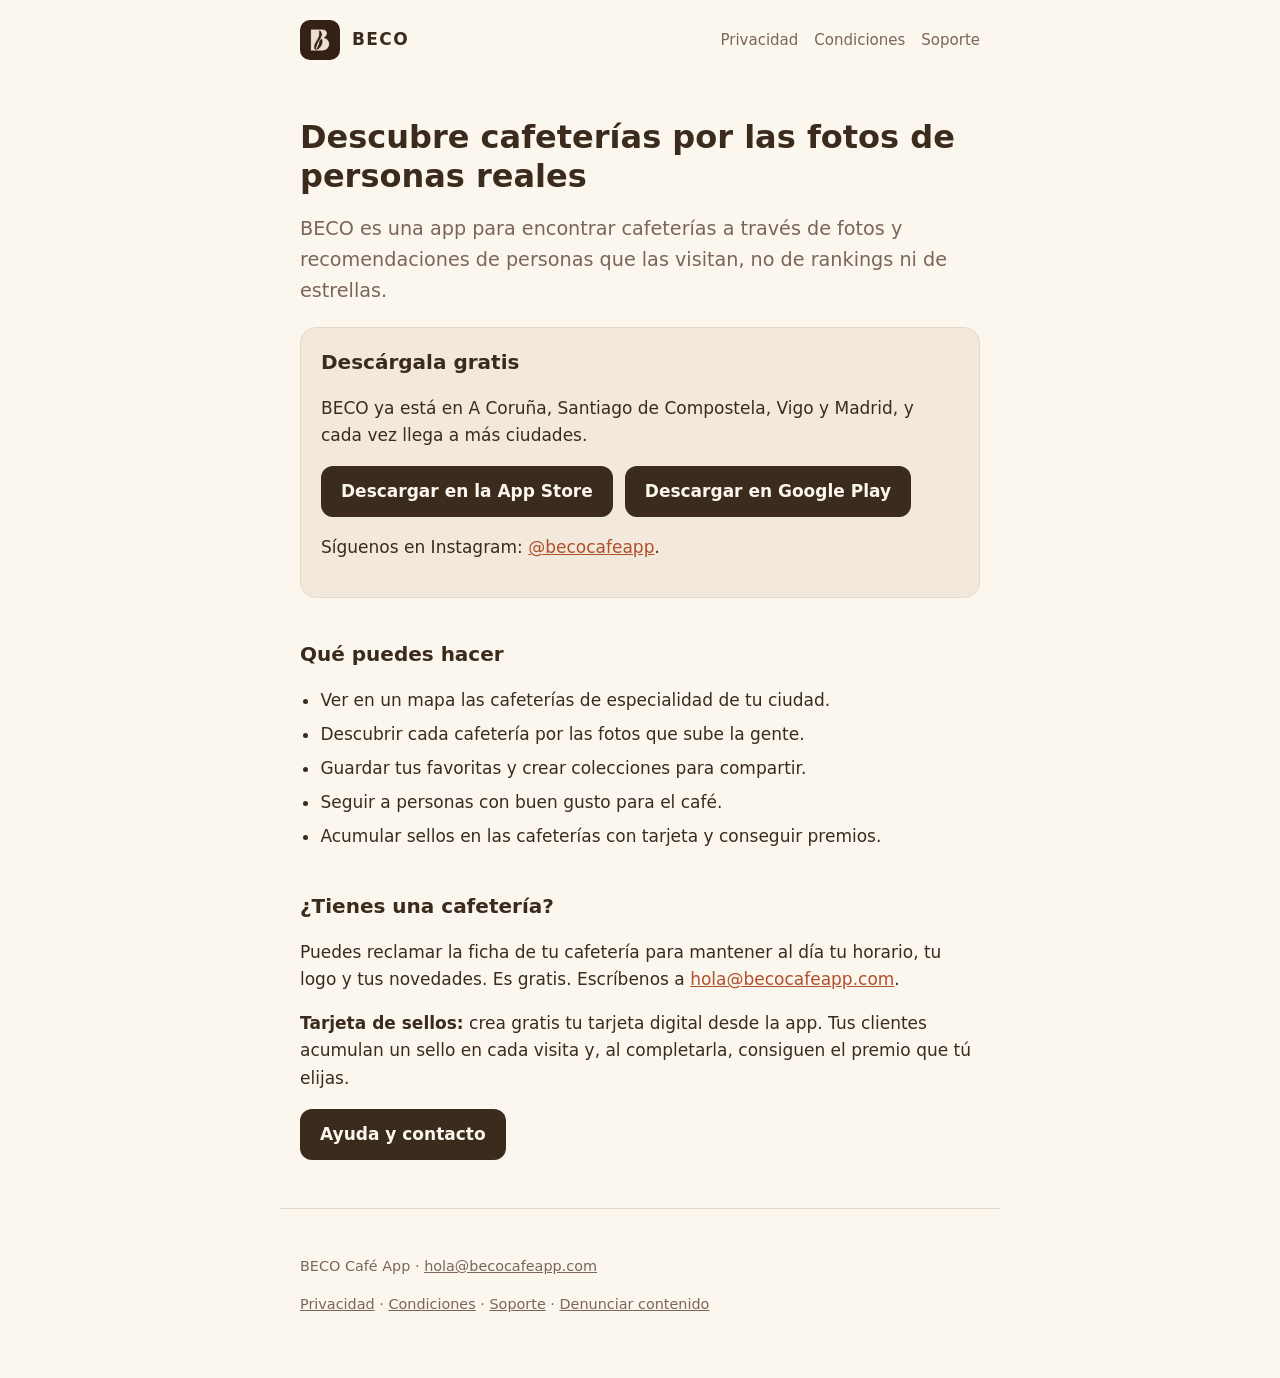
<file: index.html>
<!doctype html>
<html lang="es">
<head>
<meta charset="utf-8">
<meta name="viewport" content="width=device-width,initial-scale=1">
<title>BECO Café App</title>
<meta name="description" content="Descubre cafeterías por las fotos y recomendaciones de personas reales.">
<meta name="theme-color" content="#FBF6EE">
<meta name="color-scheme" content="light">
<link rel="icon" href="favicon.png">
<link rel="apple-touch-icon" href="logo.png">
<link rel="stylesheet" href="style.css">
</head>
<body>
<header>
<a class="brand" href="./"><img src="logo.png" alt="" width="40" height="40"><span>BECO</span></a>
<nav><a href="privacidad/">Privacidad</a><a href="condiciones/">Condiciones</a><a href="soporte/">Soporte</a></nav>
</header>
<main>
<h1>Descubre cafeterías por las fotos de personas reales</h1>
<p class="lead">BECO es una app para encontrar cafeterías a través de fotos y recomendaciones de personas que las visitan, no de rankings ni de estrellas.</p>
<div class="card">
<h2>Descárgala gratis</h2>
<p>BECO ya está en A Coruña, Santiago de Compostela, Vigo y Madrid, y cada vez llega a más ciudades.</p>
<p class="stores"><a class="button" href="https://apps.apple.com/es/app/id6826900936">Descargar en la App Store</a><a class="button" href="https://play.google.com/store/apps/details?id=com.becocafeapp.beco">Descargar en Google Play</a></p>
<p>Síguenos en Instagram: <a href="https://www.instagram.com/becocafeapp/">@becocafeapp</a>.</p>
</div>
<h2>Qué puedes hacer</h2>
<ul>
<li>Ver en un mapa las cafeterías de especialidad de tu ciudad.</li>
<li>Descubrir cada cafetería por las fotos que sube la gente.</li>
<li>Guardar tus favoritas y crear colecciones para compartir.</li>
<li>Seguir a personas con buen gusto para el café.</li>
<li>Acumular sellos en las cafeterías con tarjeta y conseguir premios.</li>
</ul>
<h2>¿Tienes una cafetería?</h2>
<p>Puedes reclamar la ficha de tu cafetería para mantener al día tu horario, tu logo y tus novedades. Es gratis. Escríbenos a <a href="mailto:hola@becocafeapp.com">hola@becocafeapp.com</a>.</p>
<p><strong>Tarjeta de sellos:</strong> crea gratis tu tarjeta digital desde la app. Tus clientes acumulan un sello en cada visita y, al completarla, consiguen el premio que tú elijas.</p>
<p><a class="button" href="soporte/">Ayuda y contacto</a></p>
</main>
<footer>
<p>BECO Café App · <a href="mailto:hola@becocafeapp.com">hola@becocafeapp.com</a></p>
<p><a href="privacidad/">Privacidad</a> · <a href="condiciones/">Condiciones</a> · <a href="soporte/">Soporte</a> · <a href="denunciar/">Denunciar contenido</a></p>
</footer>
</body>
</html>
</file>
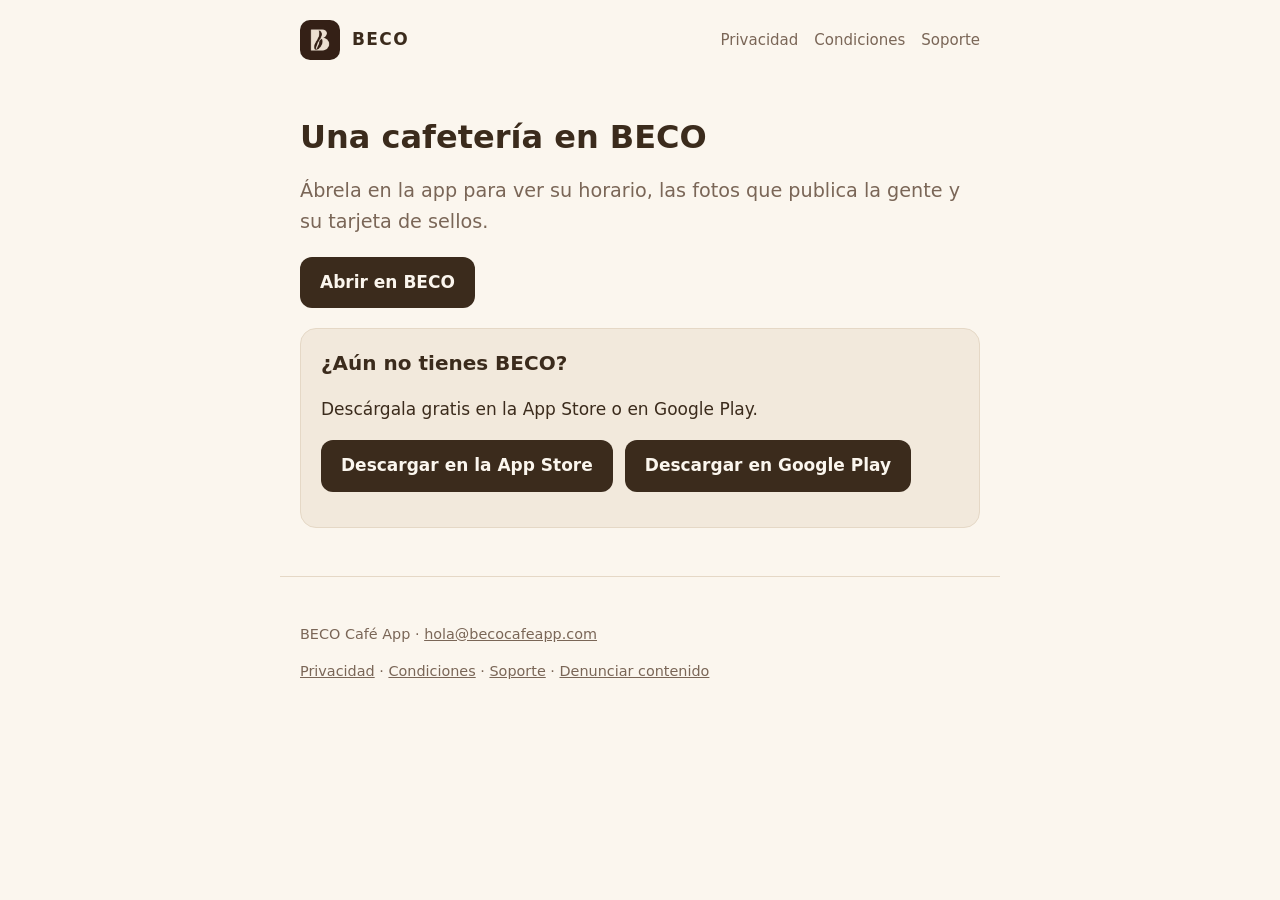
<file: c/index.html>
<!doctype html>
<html lang="es">
<head>
<meta charset="utf-8">
<meta name="viewport" content="width=device-width,initial-scale=1">
<title>Una cafetería en BECO</title>
<meta name="description" content="Abre esta cafetería en la app BECO.">
<meta name="theme-color" content="#FBF6EE">
<meta name="color-scheme" content="light">
<meta name="robots" content="noindex">
<link rel="icon" href="../favicon.png">
<link rel="apple-touch-icon" href="../logo.png">
<link rel="stylesheet" href="../style.css">
</head>
<body>
<header>
<a class="brand" href="../"><img src="../logo.png" alt="" width="40" height="40"><span>BECO</span></a>
<nav><a href="../privacidad/">Privacidad</a><a href="../condiciones/">Condiciones</a><a href="../soporte/">Soporte</a></nav>
</header>
<main>
<h1 id="title">Una cafetería en BECO</h1>
<p class="lead">Ábrela en la app para ver su horario, las fotos que publica la gente y su tarjeta de sellos.</p>
<p><a class="button" id="open" href="beco://">Abrir en BECO</a></p>
<div class="card">
<h2>¿Aún no tienes BECO?</h2>
<p>Descárgala gratis en la App Store o en Google Play.</p>
<p class="stores"><a class="button" href="https://apps.apple.com/es/app/id6826900936">Descargar en la App Store</a><a class="button" href="https://play.google.com/store/apps/details?id=com.becocafeapp.beco">Descargar en Google Play</a></p>
</div>
<script>
(function () {
  var id = (new URLSearchParams(location.search).get('id') || '').toLowerCase();
  if (!/^[0-9a-f]{8}-[0-9a-f]{4}-[0-9a-f]{4}-[0-9a-f]{4}-[0-9a-f]{12}$/.test(id)) return;
  document.getElementById('open').href = 'beco://cafe/' + id;
})();
</script>
</main>
<footer>
<p>BECO Café App · <a href="mailto:hola@becocafeapp.com">hola@becocafeapp.com</a></p>
<p><a href="../privacidad/">Privacidad</a> · <a href="../condiciones/">Condiciones</a> · <a href="../soporte/">Soporte</a> · <a href="../denunciar/">Denunciar contenido</a></p>
</footer>
</body>
</html>
</file>
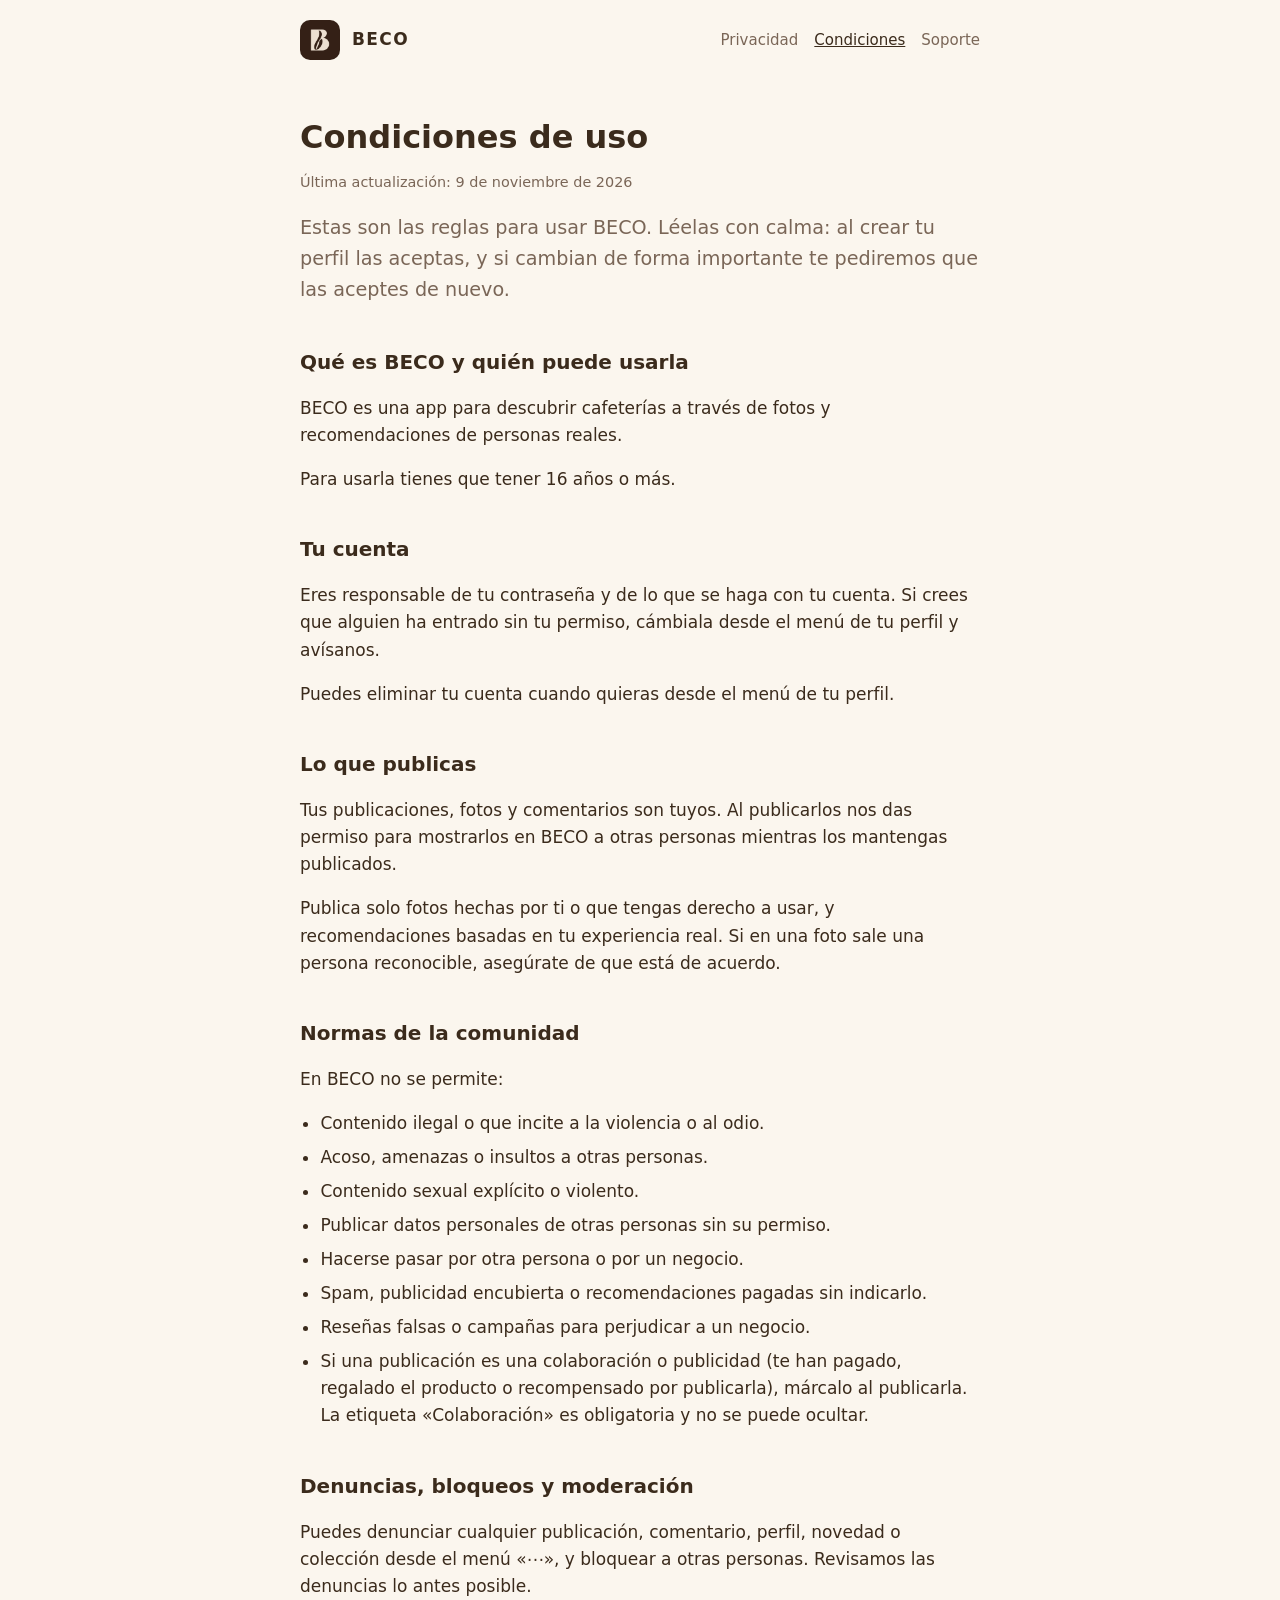
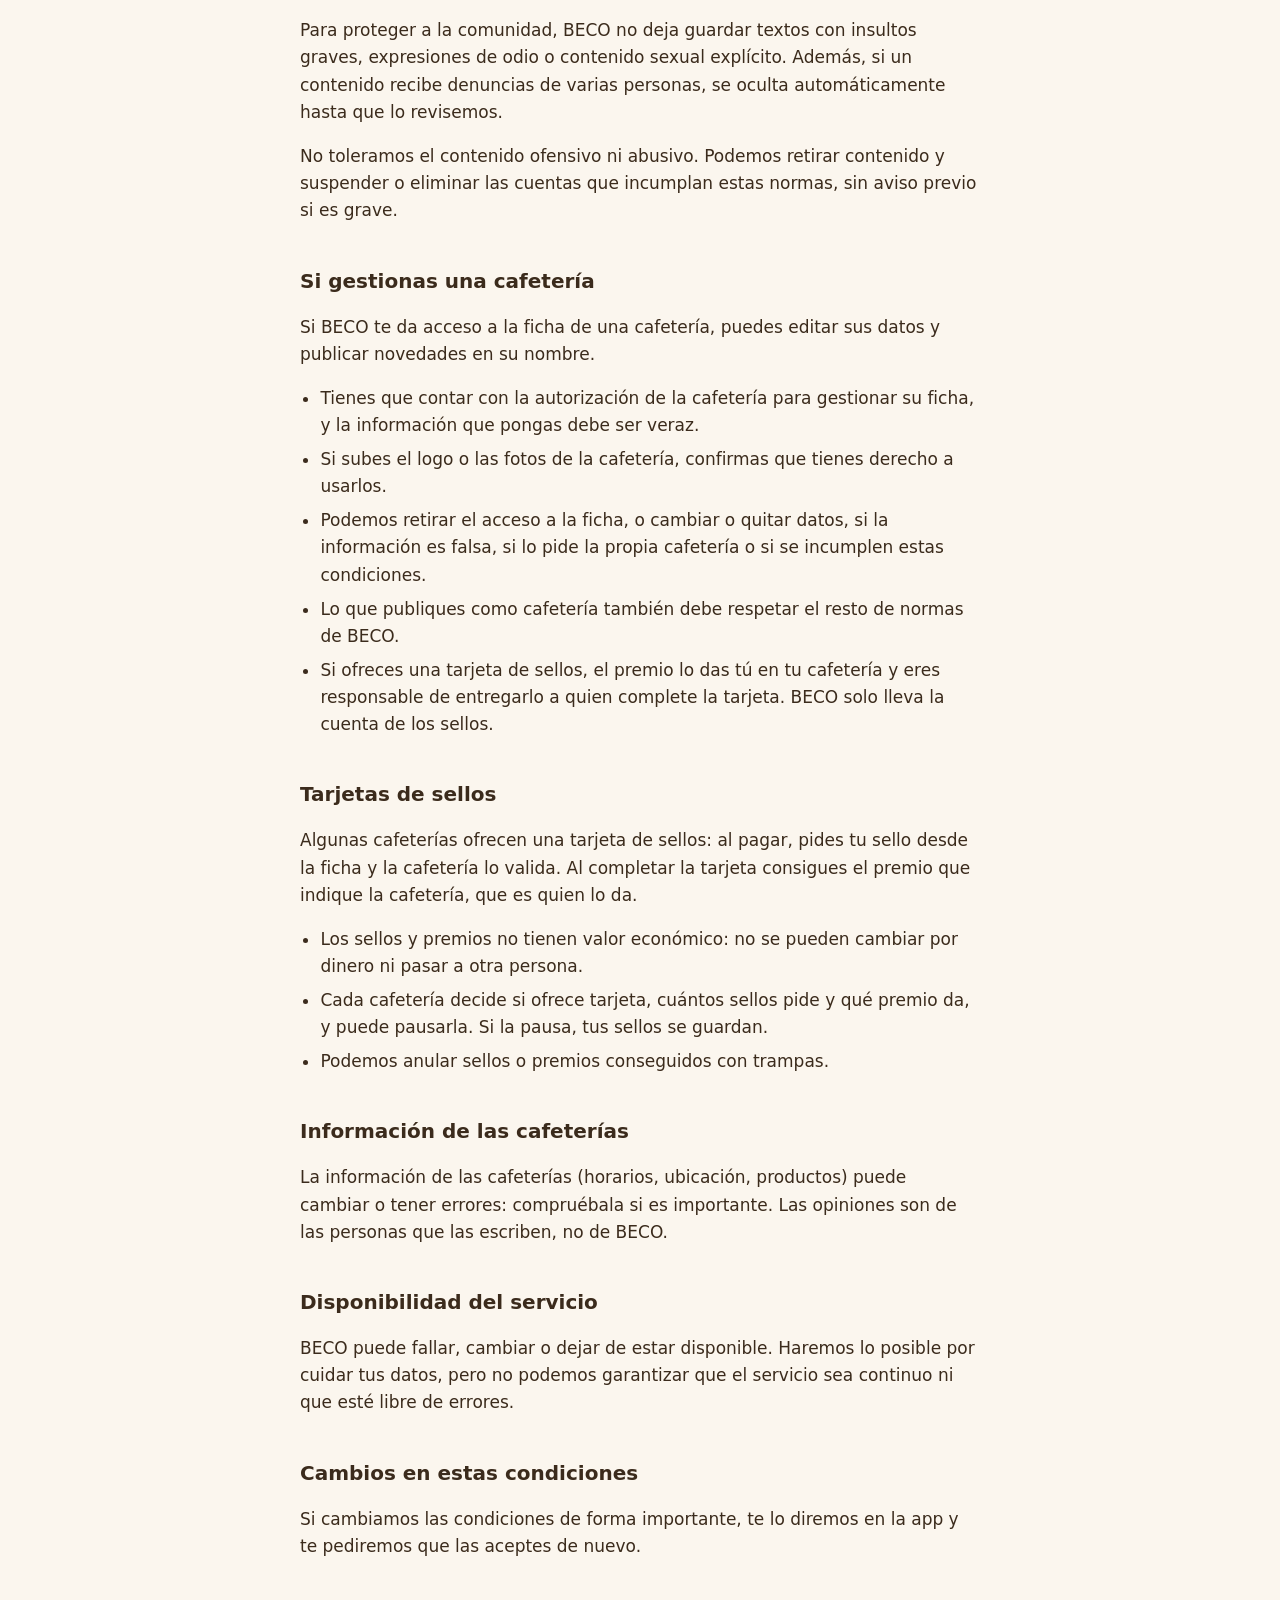
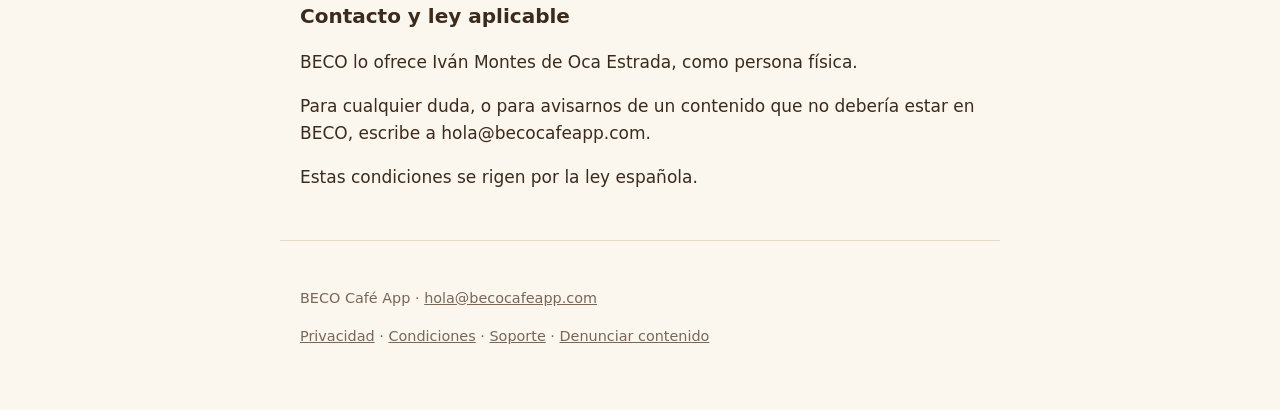
<file: condiciones/index.html>
<!doctype html>
<html lang="es">
<head>
<meta charset="utf-8">
<meta name="viewport" content="width=device-width,initial-scale=1">
<title>Condiciones de uso · BECO</title>
<meta name="description" content="Las reglas para usar BECO.">
<meta name="theme-color" content="#FBF6EE">
<meta name="color-scheme" content="light">
<link rel="icon" href="../favicon.png">
<link rel="apple-touch-icon" href="../logo.png">
<link rel="stylesheet" href="../style.css">
</head>
<body>
<header>
<a class="brand" href="../"><img src="../logo.png" alt="" width="40" height="40"><span>BECO</span></a>
<nav><a href="../privacidad/">Privacidad</a><a href="../condiciones/" aria-current="page">Condiciones</a><a href="../soporte/">Soporte</a></nav>
</header>
<main>
<h1>Condiciones de uso</h1>
<p class="meta">Última actualización: 9 de noviembre de 2026</p>
<p class="lead">Estas son las reglas para usar BECO. Léelas con calma: al crear tu perfil las aceptas, y si cambian de forma importante te pediremos que las aceptes de nuevo.</p>
<h2>Qué es BECO y quién puede usarla</h2>
<p>BECO es una app para descubrir cafeterías a través de fotos y recomendaciones de personas reales.</p>
<p>Para usarla tienes que tener 16 años o más.</p>
<h2>Tu cuenta</h2>
<p>Eres responsable de tu contraseña y de lo que se haga con tu cuenta. Si crees que alguien ha entrado sin tu permiso, cámbiala desde el menú de tu perfil y avísanos.</p>
<p>Puedes eliminar tu cuenta cuando quieras desde el menú de tu perfil.</p>
<h2>Lo que publicas</h2>
<p>Tus publicaciones, fotos y comentarios son tuyos. Al publicarlos nos das permiso para mostrarlos en BECO a otras personas mientras los mantengas publicados.</p>
<p>Publica solo fotos hechas por ti o que tengas derecho a usar, y recomendaciones basadas en tu experiencia real. Si en una foto sale una persona reconocible, asegúrate de que está de acuerdo.</p>
<h2>Normas de la comunidad</h2>
<p>En BECO no se permite:</p>
<ul><li>Contenido ilegal o que incite a la violencia o al odio.</li><li>Acoso, amenazas o insultos a otras personas.</li><li>Contenido sexual explícito o violento.</li><li>Publicar datos personales de otras personas sin su permiso.</li><li>Hacerse pasar por otra persona o por un negocio.</li><li>Spam, publicidad encubierta o recomendaciones pagadas sin indicarlo.</li><li>Reseñas falsas o campañas para perjudicar a un negocio.</li><li>Si una publicación es una colaboración o publicidad (te han pagado, regalado el producto o recompensado por publicarla), márcalo al publicarla. La etiqueta «Colaboración» es obligatoria y no se puede ocultar.</li></ul>
<h2>Denuncias, bloqueos y moderación</h2>
<p>Puedes denunciar cualquier publicación, comentario, perfil, novedad o colección desde el menú «⋯», y bloquear a otras personas. Revisamos las denuncias lo antes posible.</p>
<p>Para proteger a la comunidad, BECO no deja guardar textos con insultos graves, expresiones de odio o contenido sexual explícito. Además, si un contenido recibe denuncias de varias personas, se oculta automáticamente hasta que lo revisemos.</p>
<p>No toleramos el contenido ofensivo ni abusivo. Podemos retirar contenido y suspender o eliminar las cuentas que incumplan estas normas, sin aviso previo si es grave.</p>
<h2>Si gestionas una cafetería</h2>
<p>Si BECO te da acceso a la ficha de una cafetería, puedes editar sus datos y publicar novedades en su nombre.</p>
<ul><li>Tienes que contar con la autorización de la cafetería para gestionar su ficha, y la información que pongas debe ser veraz.</li><li>Si subes el logo o las fotos de la cafetería, confirmas que tienes derecho a usarlos.</li><li>Podemos retirar el acceso a la ficha, o cambiar o quitar datos, si la información es falsa, si lo pide la propia cafetería o si se incumplen estas condiciones.</li><li>Lo que publiques como cafetería también debe respetar el resto de normas de BECO.</li><li>Si ofreces una tarjeta de sellos, el premio lo das tú en tu cafetería y eres responsable de entregarlo a quien complete la tarjeta. BECO solo lleva la cuenta de los sellos.</li></ul>
<h2>Tarjetas de sellos</h2>
<p>Algunas cafeterías ofrecen una tarjeta de sellos: al pagar, pides tu sello desde la ficha y la cafetería lo valida. Al completar la tarjeta consigues el premio que indique la cafetería, que es quien lo da.</p>
<ul><li>Los sellos y premios no tienen valor económico: no se pueden cambiar por dinero ni pasar a otra persona.</li><li>Cada cafetería decide si ofrece tarjeta, cuántos sellos pide y qué premio da, y puede pausarla. Si la pausa, tus sellos se guardan.</li><li>Podemos anular sellos o premios conseguidos con trampas.</li></ul>
<h2>Información de las cafeterías</h2>
<p>La información de las cafeterías (horarios, ubicación, productos) puede cambiar o tener errores: compruébala si es importante. Las opiniones son de las personas que las escriben, no de BECO.</p>
<h2>Disponibilidad del servicio</h2>
<p>BECO puede fallar, cambiar o dejar de estar disponible. Haremos lo posible por cuidar tus datos, pero no podemos garantizar que el servicio sea continuo ni que esté libre de errores.</p>
<h2>Cambios en estas condiciones</h2>
<p>Si cambiamos las condiciones de forma importante, te lo diremos en la app y te pediremos que las aceptes de nuevo.</p>
<h2>Contacto y ley aplicable</h2>
<p>BECO lo ofrece Iván Montes de Oca Estrada, como persona física.</p>
<p>Para cualquier duda, o para avisarnos de un contenido que no debería estar en BECO, escribe a hola@becocafeapp.com.</p>
<p>Estas condiciones se rigen por la ley española.</p>
</main>
<footer>
<p>BECO Café App · <a href="mailto:hola@becocafeapp.com">hola@becocafeapp.com</a></p>
<p><a href="../privacidad/">Privacidad</a> · <a href="../condiciones/">Condiciones</a> · <a href="../soporte/">Soporte</a> · <a href="../denunciar/">Denunciar contenido</a></p>
</footer>
</body>
</html>
</file>
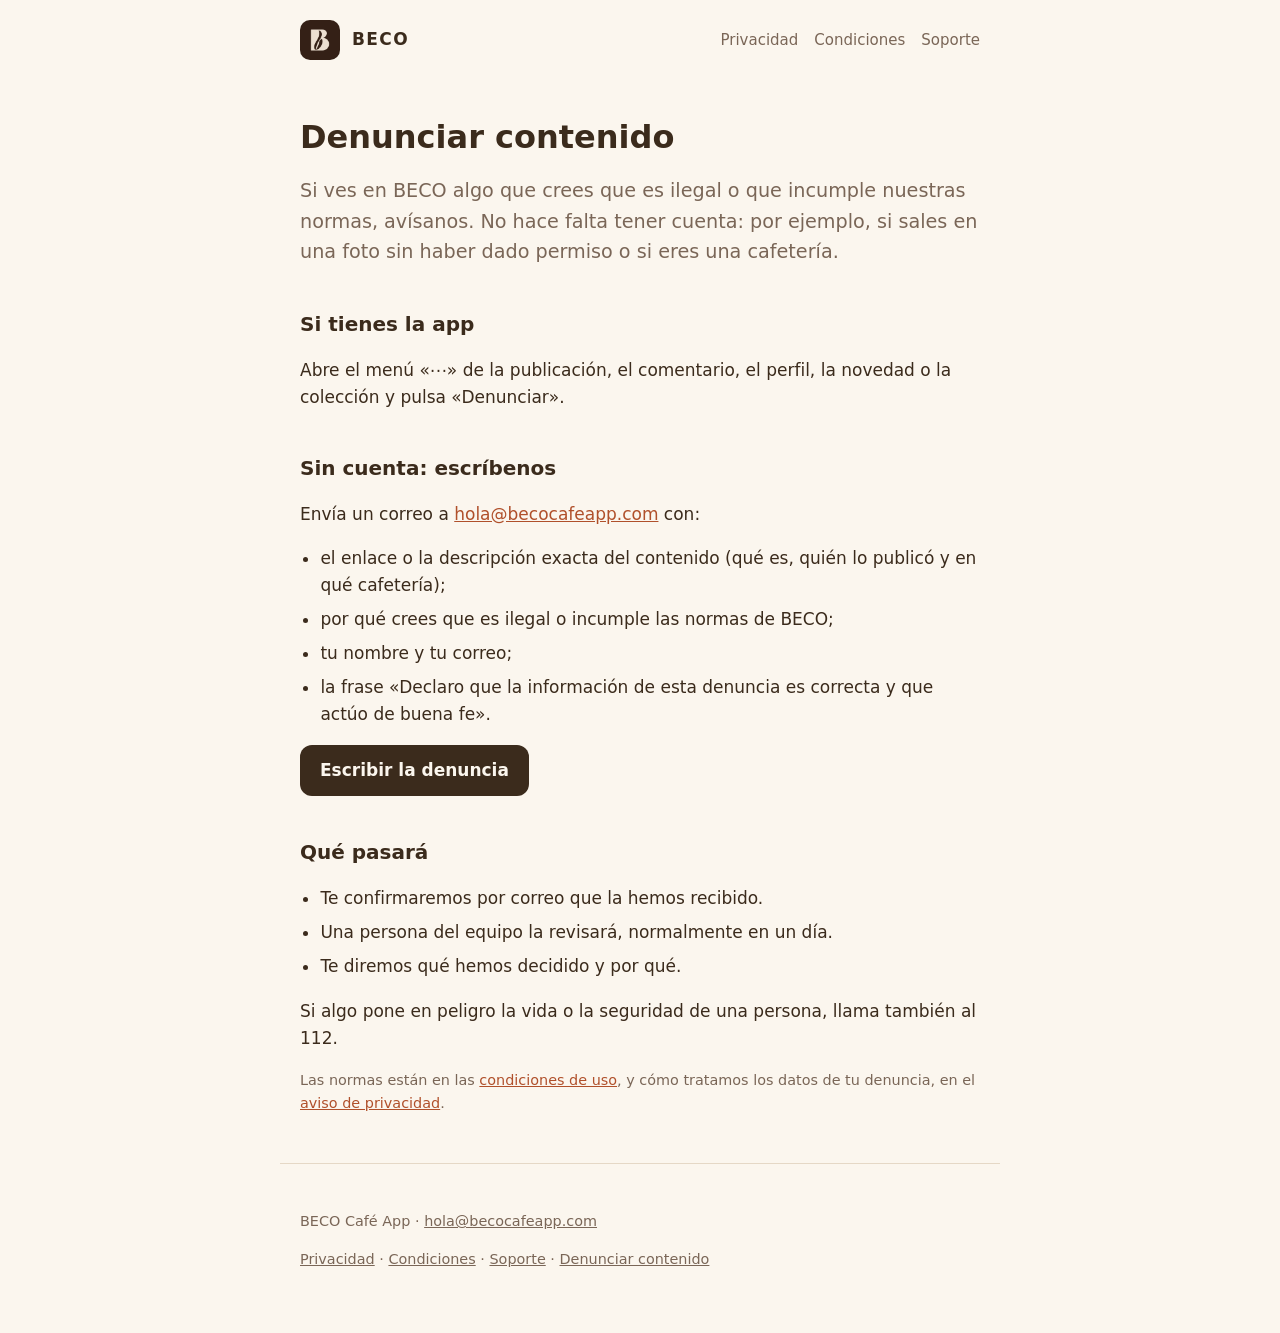
<file: denunciar/index.html>
<!doctype html>
<html lang="es">
<head>
<meta charset="utf-8">
<meta name="viewport" content="width=device-width,initial-scale=1">
<title>Denunciar contenido · BECO</title>
<meta name="description" content="Cómo denunciar contenido de BECO, también sin cuenta.">
<meta name="theme-color" content="#FBF6EE">
<meta name="color-scheme" content="light">
<link rel="icon" href="../favicon.png">
<link rel="apple-touch-icon" href="../logo.png">
<link rel="stylesheet" href="../style.css">
</head>
<body>
<header>
<a class="brand" href="../"><img src="../logo.png" alt="" width="40" height="40"><span>BECO</span></a>
<nav><a href="../privacidad/">Privacidad</a><a href="../condiciones/">Condiciones</a><a href="../soporte/">Soporte</a></nav>
</header>
<main>
<h1>Denunciar contenido</h1>
<p class="lead">Si ves en BECO algo que crees que es ilegal o que incumple nuestras normas, avísanos. No hace falta tener cuenta: por ejemplo, si sales en una foto sin haber dado permiso o si eres una cafetería.</p>
<h2>Si tienes la app</h2>
<p>Abre el menú «⋯» de la publicación, el comentario, el perfil, la novedad o la colección y pulsa «Denunciar».</p>
<h2>Sin cuenta: escríbenos</h2>
<p>Envía un correo a <a href="mailto:hola@becocafeapp.com">hola@becocafeapp.com</a> con:</p>
<ul>
<li>el enlace o la descripción exacta del contenido (qué es, quién lo publicó y en qué cafetería);</li>
<li>por qué crees que es ilegal o incumple las normas de BECO;</li>
<li>tu nombre y tu correo;</li>
<li>la frase «Declaro que la información de esta denuncia es correcta y que actúo de buena fe».</li>
</ul>
<p><a class="button" href="mailto:hola@becocafeapp.com?subject=Denuncia%20de%20contenido%20en%20BECO&amp;body=Contenido%20que%20denuncio%20%28enlace%20o%20descripci%C3%B3n%20exacta%3A%20qu%C3%A9%20es%2C%20qui%C3%A9n%20lo%20public%C3%B3%20y%20en%20qu%C3%A9%20cafeter%C3%ADa%29%3A%0A%0APor%20qu%C3%A9%20creo%20que%20es%20ilegal%20o%20incumple%20las%20normas%20de%20BECO%3A%0A%0AMi%20nombre%3A%0A%0ADeclaro%20que%20la%20informaci%C3%B3n%20de%20esta%20denuncia%20es%20correcta%20y%20que%20act%C3%BAo%20de%20buena%20fe.">Escribir la denuncia</a></p>
<h2>Qué pasará</h2>
<ul>
<li>Te confirmaremos por correo que la hemos recibido.</li>
<li>Una persona del equipo la revisará, normalmente en un día.</li>
<li>Te diremos qué hemos decidido y por qué.</li>
</ul>
<p>Si algo pone en peligro la vida o la seguridad de una persona, llama también al 112.</p>
<p class="meta">Las normas están en las <a href="../condiciones/">condiciones de uso</a>, y cómo tratamos los datos de tu denuncia, en el <a href="../privacidad/">aviso de privacidad</a>.</p>
</main>
<footer>
<p>BECO Café App · <a href="mailto:hola@becocafeapp.com">hola@becocafeapp.com</a></p>
<p><a href="../privacidad/">Privacidad</a> · <a href="../condiciones/">Condiciones</a> · <a href="../soporte/">Soporte</a> · <a href="../denunciar/">Denunciar contenido</a></p>
</footer>
</body>
</html>
</file>
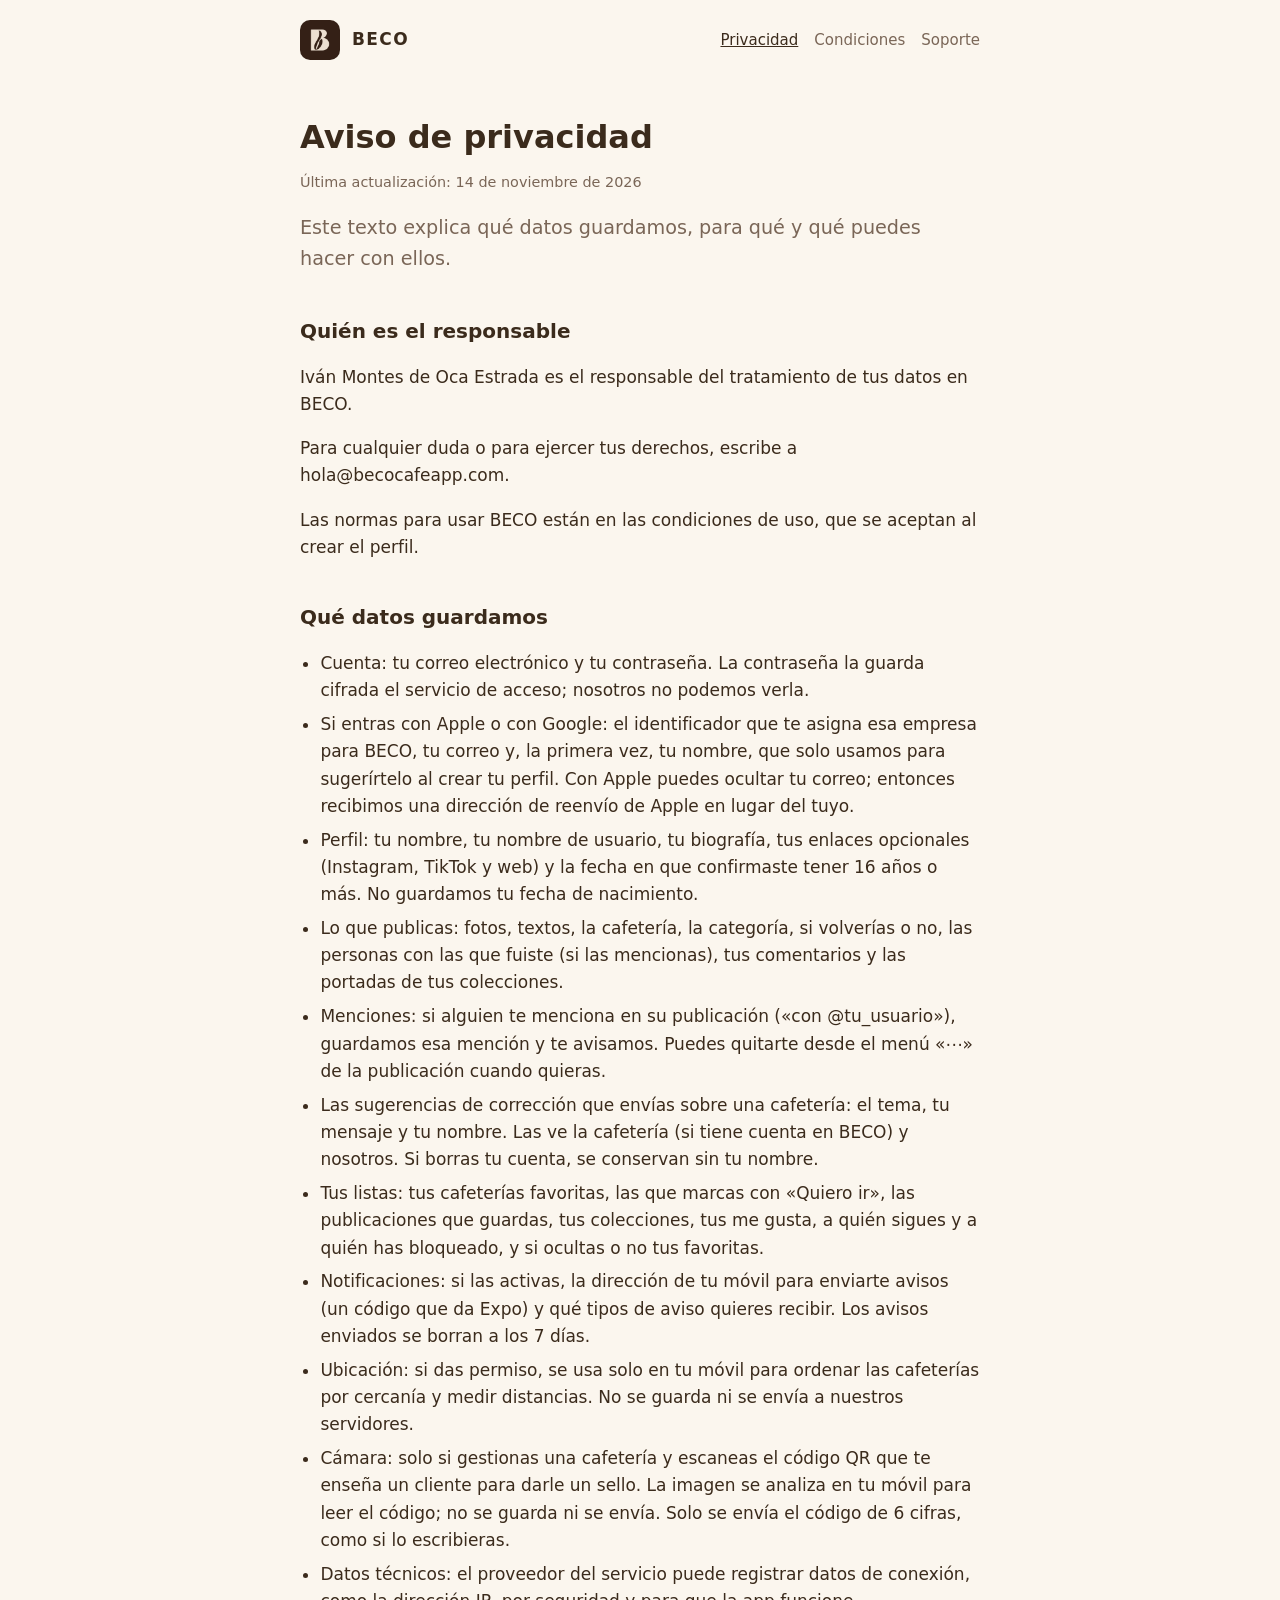
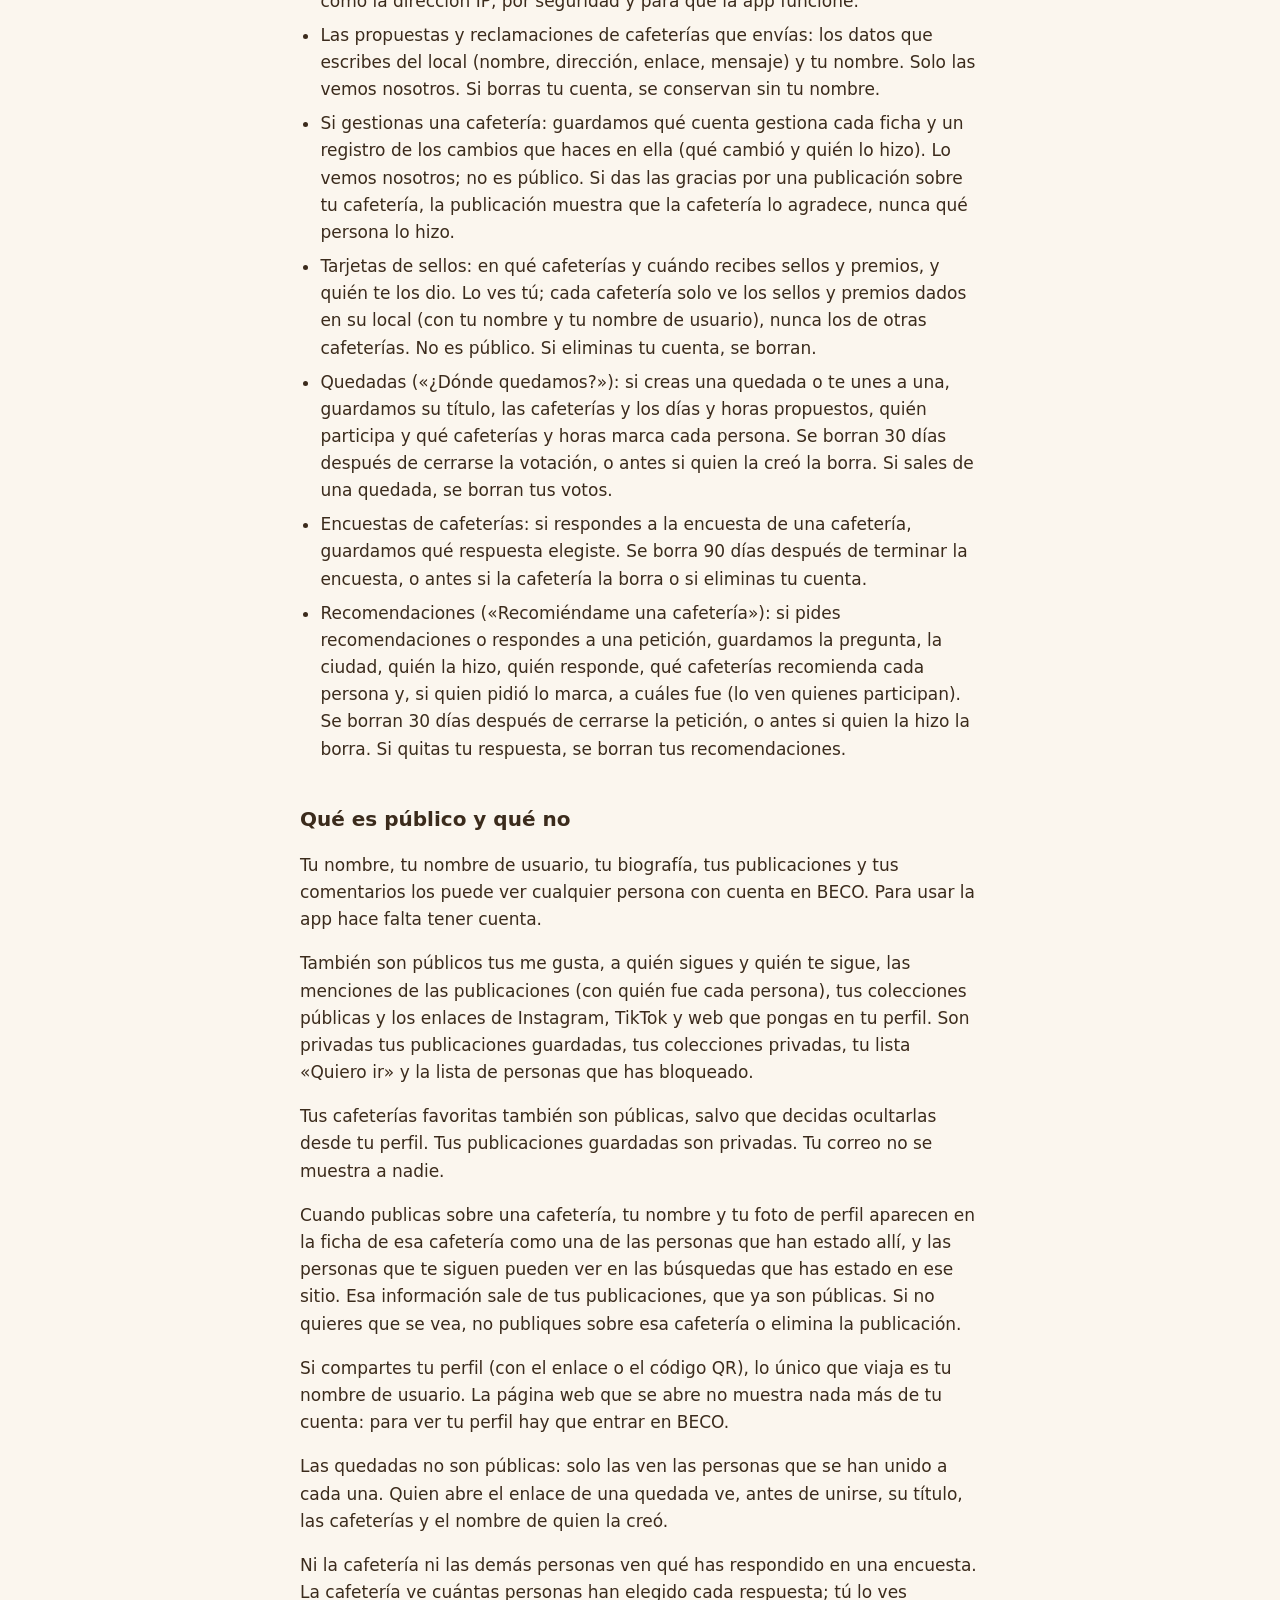
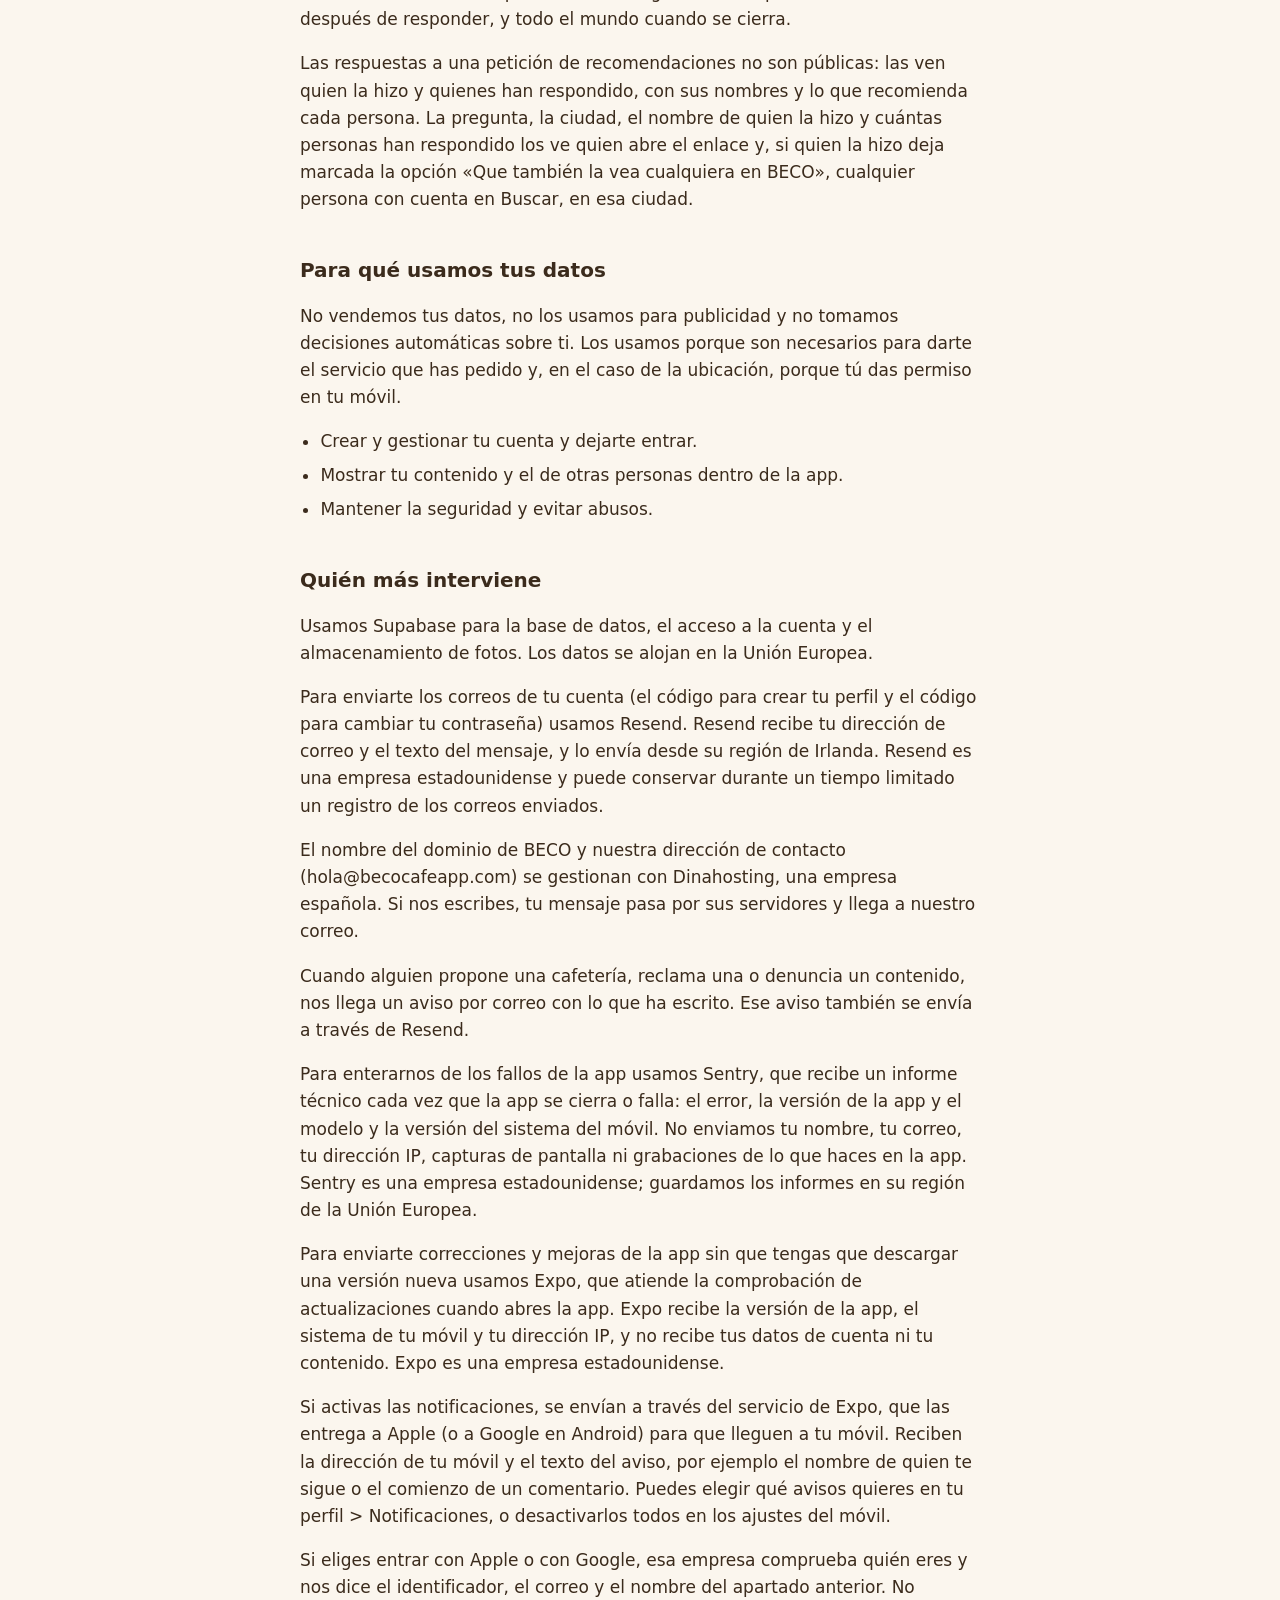
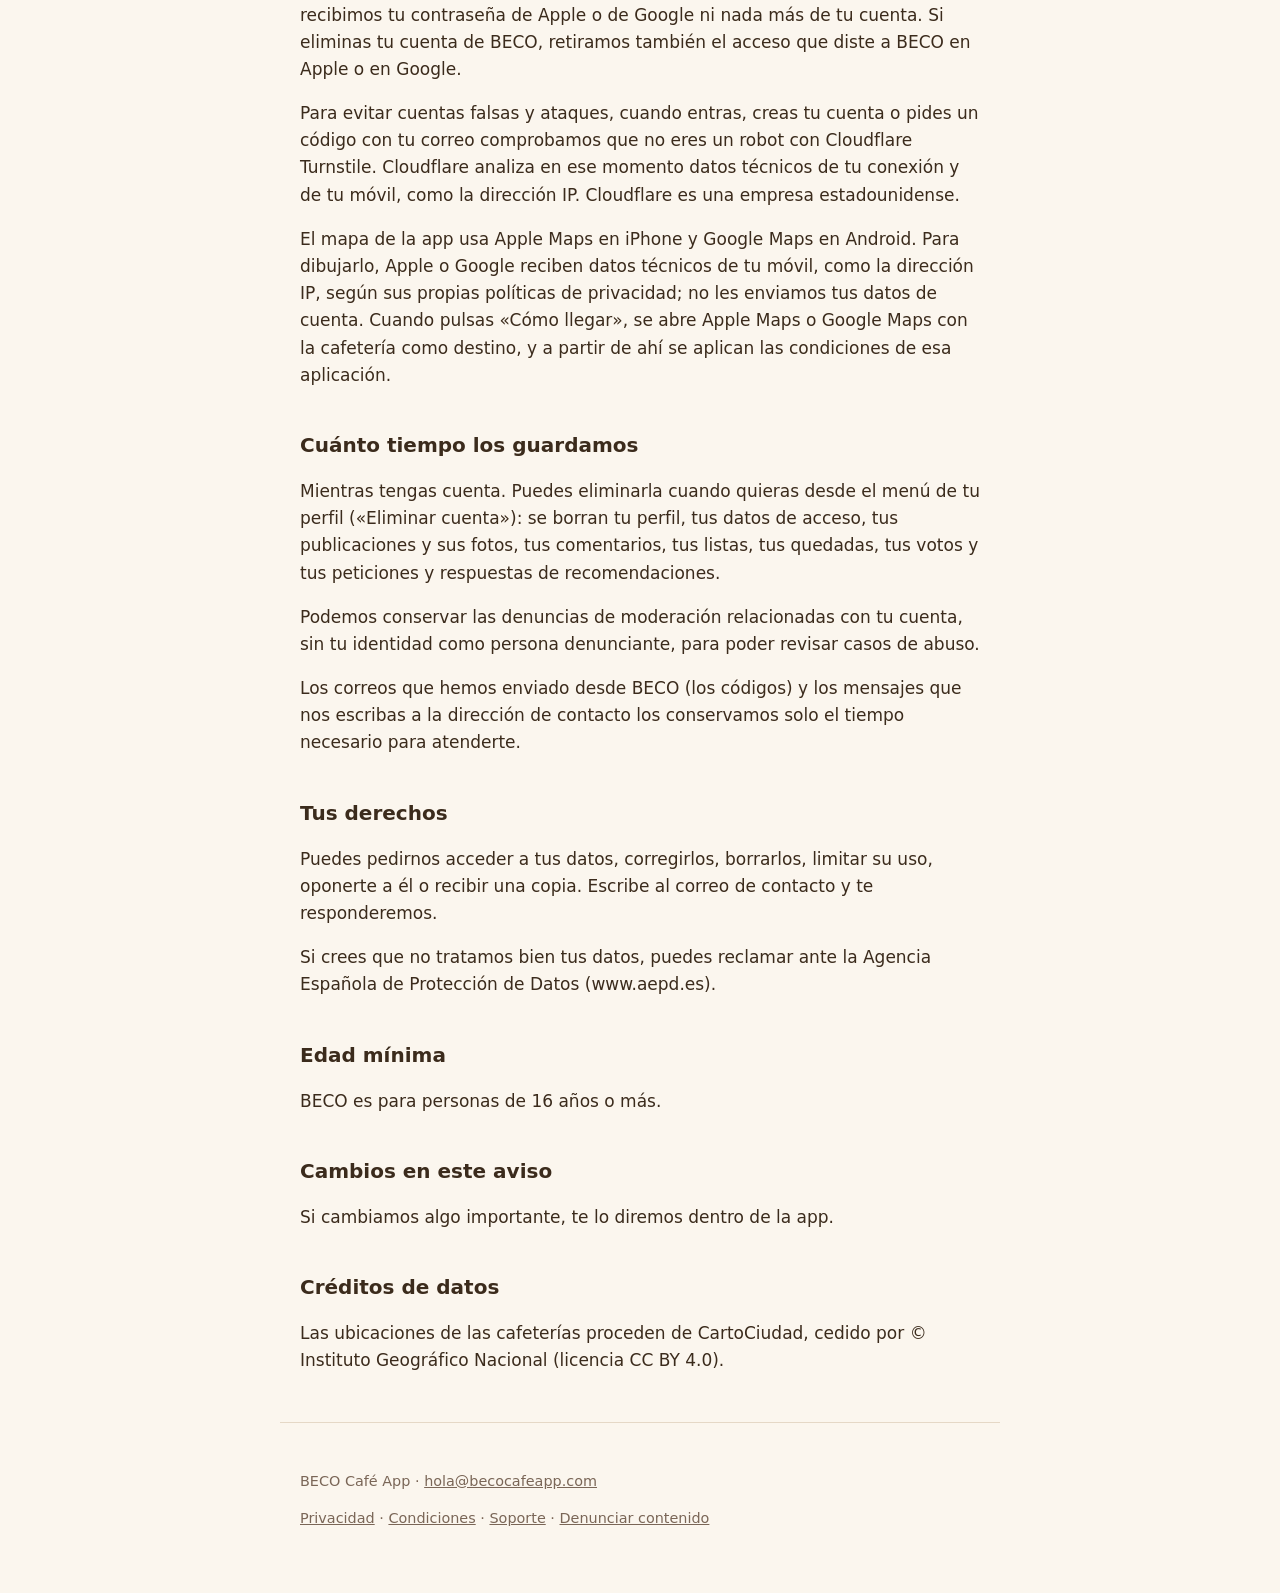
<file: privacidad/index.html>
<!doctype html>
<html lang="es">
<head>
<meta charset="utf-8">
<meta name="viewport" content="width=device-width,initial-scale=1">
<title>Aviso de privacidad · BECO</title>
<meta name="description" content="Qué datos guarda BECO, para qué y qué derechos tienes.">
<meta name="theme-color" content="#FBF6EE">
<meta name="color-scheme" content="light">
<link rel="icon" href="../favicon.png">
<link rel="apple-touch-icon" href="../logo.png">
<link rel="stylesheet" href="../style.css">
</head>
<body>
<header>
<a class="brand" href="../"><img src="../logo.png" alt="" width="40" height="40"><span>BECO</span></a>
<nav><a href="../privacidad/" aria-current="page">Privacidad</a><a href="../condiciones/">Condiciones</a><a href="../soporte/">Soporte</a></nav>
</header>
<main>
<h1>Aviso de privacidad</h1>
<p class="meta">Última actualización: 14 de noviembre de 2026</p>
<p class="lead">Este texto explica qué datos guardamos, para qué y qué puedes hacer con ellos.</p>
<h2>Quién es el responsable</h2>
<p>Iván Montes de Oca Estrada es el responsable del tratamiento de tus datos en BECO.</p>
<p>Para cualquier duda o para ejercer tus derechos, escribe a hola@becocafeapp.com.</p>
<p>Las normas para usar BECO están en las condiciones de uso, que se aceptan al crear el perfil.</p>
<h2>Qué datos guardamos</h2>
<ul><li>Cuenta: tu correo electrónico y tu contraseña. La contraseña la guarda cifrada el servicio de acceso; nosotros no podemos verla.</li><li>Si entras con Apple o con Google: el identificador que te asigna esa empresa para BECO, tu correo y, la primera vez, tu nombre, que solo usamos para sugerírtelo al crear tu perfil. Con Apple puedes ocultar tu correo; entonces recibimos una dirección de reenvío de Apple en lugar del tuyo.</li><li>Perfil: tu nombre, tu nombre de usuario, tu biografía, tus enlaces opcionales (Instagram, TikTok y web) y la fecha en que confirmaste tener 16 años o más. No guardamos tu fecha de nacimiento.</li><li>Lo que publicas: fotos, textos, la cafetería, la categoría, si volverías o no, las personas con las que fuiste (si las mencionas), tus comentarios y las portadas de tus colecciones.</li><li>Menciones: si alguien te menciona en su publicación («con @tu_usuario»), guardamos esa mención y te avisamos. Puedes quitarte desde el menú «⋯» de la publicación cuando quieras.</li><li>Las sugerencias de corrección que envías sobre una cafetería: el tema, tu mensaje y tu nombre. Las ve la cafetería (si tiene cuenta en BECO) y nosotros. Si borras tu cuenta, se conservan sin tu nombre.</li><li>Tus listas: tus cafeterías favoritas, las que marcas con «Quiero ir», las publicaciones que guardas, tus colecciones, tus me gusta, a quién sigues y a quién has bloqueado, y si ocultas o no tus favoritas.</li><li>Notificaciones: si las activas, la dirección de tu móvil para enviarte avisos (un código que da Expo) y qué tipos de aviso quieres recibir. Los avisos enviados se borran a los 7 días.</li><li>Ubicación: si das permiso, se usa solo en tu móvil para ordenar las cafeterías por cercanía y medir distancias. No se guarda ni se envía a nuestros servidores.</li><li>Cámara: solo si gestionas una cafetería y escaneas el código QR que te enseña un cliente para darle un sello. La imagen se analiza en tu móvil para leer el código; no se guarda ni se envía. Solo se envía el código de 6 cifras, como si lo escribieras.</li><li>Datos técnicos: el proveedor del servicio puede registrar datos de conexión, como la dirección IP, por seguridad y para que la app funcione.</li><li>Las propuestas y reclamaciones de cafeterías que envías: los datos que escribes del local (nombre, dirección, enlace, mensaje) y tu nombre. Solo las vemos nosotros. Si borras tu cuenta, se conservan sin tu nombre.</li><li>Si gestionas una cafetería: guardamos qué cuenta gestiona cada ficha y un registro de los cambios que haces en ella (qué cambió y quién lo hizo). Lo vemos nosotros; no es público. Si das las gracias por una publicación sobre tu cafetería, la publicación muestra que la cafetería lo agradece, nunca qué persona lo hizo.</li><li>Tarjetas de sellos: en qué cafeterías y cuándo recibes sellos y premios, y quién te los dio. Lo ves tú; cada cafetería solo ve los sellos y premios dados en su local (con tu nombre y tu nombre de usuario), nunca los de otras cafeterías. No es público. Si eliminas tu cuenta, se borran.</li><li>Quedadas («¿Dónde quedamos?»): si creas una quedada o te unes a una, guardamos su título, las cafeterías y los días y horas propuestos, quién participa y qué cafeterías y horas marca cada persona. Se borran 30 días después de cerrarse la votación, o antes si quien la creó la borra. Si sales de una quedada, se borran tus votos.</li><li>Encuestas de cafeterías: si respondes a la encuesta de una cafetería, guardamos qué respuesta elegiste. Se borra 90 días después de terminar la encuesta, o antes si la cafetería la borra o si eliminas tu cuenta.</li><li>Recomendaciones («Recomiéndame una cafetería»): si pides recomendaciones o respondes a una petición, guardamos la pregunta, la ciudad, quién la hizo, quién responde, qué cafeterías recomienda cada persona y, si quien pidió lo marca, a cuáles fue (lo ven quienes participan). Se borran 30 días después de cerrarse la petición, o antes si quien la hizo la borra. Si quitas tu respuesta, se borran tus recomendaciones.</li></ul>
<h2>Qué es público y qué no</h2>
<p>Tu nombre, tu nombre de usuario, tu biografía, tus publicaciones y tus comentarios los puede ver cualquier persona con cuenta en BECO. Para usar la app hace falta tener cuenta.</p>
<p>También son públicos tus me gusta, a quién sigues y quién te sigue, las menciones de las publicaciones (con quién fue cada persona), tus colecciones públicas y los enlaces de Instagram, TikTok y web que pongas en tu perfil. Son privadas tus publicaciones guardadas, tus colecciones privadas, tu lista «Quiero ir» y la lista de personas que has bloqueado.</p>
<p>Tus cafeterías favoritas también son públicas, salvo que decidas ocultarlas desde tu perfil. Tus publicaciones guardadas son privadas. Tu correo no se muestra a nadie.</p>
<p>Cuando publicas sobre una cafetería, tu nombre y tu foto de perfil aparecen en la ficha de esa cafetería como una de las personas que han estado allí, y las personas que te siguen pueden ver en las búsquedas que has estado en ese sitio. Esa información sale de tus publicaciones, que ya son públicas. Si no quieres que se vea, no publiques sobre esa cafetería o elimina la publicación.</p>
<p>Si compartes tu perfil (con el enlace o el código QR), lo único que viaja es tu nombre de usuario. La página web que se abre no muestra nada más de tu cuenta: para ver tu perfil hay que entrar en BECO.</p>
<p>Las quedadas no son públicas: solo las ven las personas que se han unido a cada una. Quien abre el enlace de una quedada ve, antes de unirse, su título, las cafeterías y el nombre de quien la creó.</p>
<p>Ni la cafetería ni las demás personas ven qué has respondido en una encuesta. La cafetería ve cuántas personas han elegido cada respuesta; tú lo ves después de responder, y todo el mundo cuando se cierra.</p>
<p>Las respuestas a una petición de recomendaciones no son públicas: las ven quien la hizo y quienes han respondido, con sus nombres y lo que recomienda cada persona. La pregunta, la ciudad, el nombre de quien la hizo y cuántas personas han respondido los ve quien abre el enlace y, si quien la hizo deja marcada la opción «Que también la vea cualquiera en BECO», cualquier persona con cuenta en Buscar, en esa ciudad.</p>
<h2>Para qué usamos tus datos</h2>
<p>No vendemos tus datos, no los usamos para publicidad y no tomamos decisiones automáticas sobre ti. Los usamos porque son necesarios para darte el servicio que has pedido y, en el caso de la ubicación, porque tú das permiso en tu móvil.</p>
<ul><li>Crear y gestionar tu cuenta y dejarte entrar.</li><li>Mostrar tu contenido y el de otras personas dentro de la app.</li><li>Mantener la seguridad y evitar abusos.</li></ul>
<h2>Quién más interviene</h2>
<p>Usamos Supabase para la base de datos, el acceso a la cuenta y el almacenamiento de fotos. Los datos se alojan en la Unión Europea.</p>
<p>Para enviarte los correos de tu cuenta (el código para crear tu perfil y el código para cambiar tu contraseña) usamos Resend. Resend recibe tu dirección de correo y el texto del mensaje, y lo envía desde su región de Irlanda. Resend es una empresa estadounidense y puede conservar durante un tiempo limitado un registro de los correos enviados.</p>
<p>El nombre del dominio de BECO y nuestra dirección de contacto (hola@becocafeapp.com) se gestionan con Dinahosting, una empresa española. Si nos escribes, tu mensaje pasa por sus servidores y llega a nuestro correo.</p>
<p>Cuando alguien propone una cafetería, reclama una o denuncia un contenido, nos llega un aviso por correo con lo que ha escrito. Ese aviso también se envía a través de Resend.</p>
<p>Para enterarnos de los fallos de la app usamos Sentry, que recibe un informe técnico cada vez que la app se cierra o falla: el error, la versión de la app y el modelo y la versión del sistema del móvil. No enviamos tu nombre, tu correo, tu dirección IP, capturas de pantalla ni grabaciones de lo que haces en la app. Sentry es una empresa estadounidense; guardamos los informes en su región de la Unión Europea.</p>
<p>Para enviarte correcciones y mejoras de la app sin que tengas que descargar una versión nueva usamos Expo, que atiende la comprobación de actualizaciones cuando abres la app. Expo recibe la versión de la app, el sistema de tu móvil y tu dirección IP, y no recibe tus datos de cuenta ni tu contenido. Expo es una empresa estadounidense.</p>
<p>Si activas las notificaciones, se envían a través del servicio de Expo, que las entrega a Apple (o a Google en Android) para que lleguen a tu móvil. Reciben la dirección de tu móvil y el texto del aviso, por ejemplo el nombre de quien te sigue o el comienzo de un comentario. Puedes elegir qué avisos quieres en tu perfil &gt; Notificaciones, o desactivarlos todos en los ajustes del móvil.</p>
<p>Si eliges entrar con Apple o con Google, esa empresa comprueba quién eres y nos dice el identificador, el correo y el nombre del apartado anterior. No recibimos tu contraseña de Apple o de Google ni nada más de tu cuenta. Si eliminas tu cuenta de BECO, retiramos también el acceso que diste a BECO en Apple o en Google.</p>
<p>Para evitar cuentas falsas y ataques, cuando entras, creas tu cuenta o pides un código con tu correo comprobamos que no eres un robot con Cloudflare Turnstile. Cloudflare analiza en ese momento datos técnicos de tu conexión y de tu móvil, como la dirección IP. Cloudflare es una empresa estadounidense.</p>
<p>El mapa de la app usa Apple Maps en iPhone y Google Maps en Android. Para dibujarlo, Apple o Google reciben datos técnicos de tu móvil, como la dirección IP, según sus propias políticas de privacidad; no les enviamos tus datos de cuenta. Cuando pulsas «Cómo llegar», se abre Apple Maps o Google Maps con la cafetería como destino, y a partir de ahí se aplican las condiciones de esa aplicación.</p>
<h2>Cuánto tiempo los guardamos</h2>
<p>Mientras tengas cuenta. Puedes eliminarla cuando quieras desde el menú de tu perfil («Eliminar cuenta»): se borran tu perfil, tus datos de acceso, tus publicaciones y sus fotos, tus comentarios, tus listas, tus quedadas, tus votos y tus peticiones y respuestas de recomendaciones.</p>
<p>Podemos conservar las denuncias de moderación relacionadas con tu cuenta, sin tu identidad como persona denunciante, para poder revisar casos de abuso.</p>
<p>Los correos que hemos enviado desde BECO (los códigos) y los mensajes que nos escribas a la dirección de contacto los conservamos solo el tiempo necesario para atenderte.</p>
<h2>Tus derechos</h2>
<p>Puedes pedirnos acceder a tus datos, corregirlos, borrarlos, limitar su uso, oponerte a él o recibir una copia. Escribe al correo de contacto y te responderemos.</p>
<p>Si crees que no tratamos bien tus datos, puedes reclamar ante la Agencia Española de Protección de Datos (www.aepd.es).</p>
<h2>Edad mínima</h2>
<p>BECO es para personas de 16 años o más.</p>
<h2>Cambios en este aviso</h2>
<p>Si cambiamos algo importante, te lo diremos dentro de la app.</p>
<h2>Créditos de datos</h2>
<p>Las ubicaciones de las cafeterías proceden de CartoCiudad, cedido por © Instituto Geográfico Nacional (licencia CC BY 4.0).</p>
</main>
<footer>
<p>BECO Café App · <a href="mailto:hola@becocafeapp.com">hola@becocafeapp.com</a></p>
<p><a href="../privacidad/">Privacidad</a> · <a href="../condiciones/">Condiciones</a> · <a href="../soporte/">Soporte</a> · <a href="../denunciar/">Denunciar contenido</a></p>
</footer>
</body>
</html>
</file>
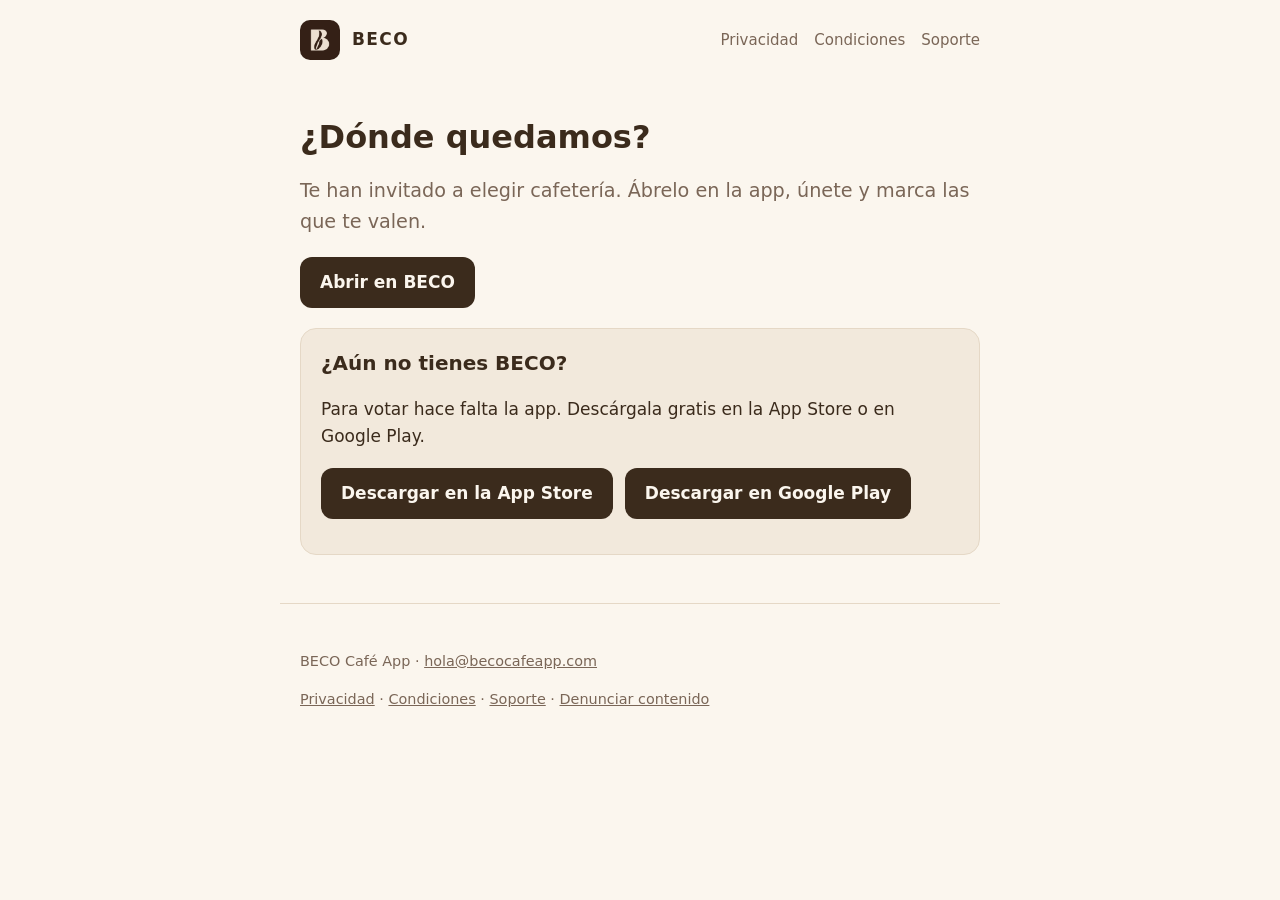
<file: q/index.html>
<!doctype html>
<html lang="es">
<head>
<meta charset="utf-8">
<meta name="viewport" content="width=device-width,initial-scale=1">
<title>¿Dónde quedamos? · BECO</title>
<meta name="description" content="Vota en la app BECO la cafetería donde quedar.">
<meta name="theme-color" content="#FBF6EE">
<meta name="color-scheme" content="light">
<meta name="robots" content="noindex">
<link rel="icon" href="../favicon.png">
<link rel="apple-touch-icon" href="../logo.png">
<link rel="stylesheet" href="../style.css">
</head>
<body>
<header>
<a class="brand" href="../"><img src="../logo.png" alt="" width="40" height="40"><span>BECO</span></a>
<nav><a href="../privacidad/">Privacidad</a><a href="../condiciones/">Condiciones</a><a href="../soporte/">Soporte</a></nav>
</header>
<main>
<h1>¿Dónde quedamos?</h1>
<p class="lead">Te han invitado a elegir cafetería. Ábrelo en la app, únete y marca las que te valen.</p>
<p><a class="button" id="open" href="beco://">Abrir en BECO</a></p>
<div class="card">
<h2>¿Aún no tienes BECO?</h2>
<p>Para votar hace falta la app. Descárgala gratis en la App Store o en Google Play.</p>
<p class="stores"><a class="button" href="https://apps.apple.com/es/app/id6826900936">Descargar en la App Store</a><a class="button" href="https://play.google.com/store/apps/details?id=com.becocafeapp.beco">Descargar en Google Play</a></p>
</div>
<script>
(function () {
  var id = (new URLSearchParams(location.search).get('id') || '').toLowerCase();
  if (!/^[0-9a-f]{8}-[0-9a-f]{4}-[0-9a-f]{4}-[0-9a-f]{4}-[0-9a-f]{12}$/.test(id)) return;
  document.getElementById('open').href = 'beco://meetup/' + id;
})();
</script>
</main>
<footer>
<p>BECO Café App · <a href="mailto:hola@becocafeapp.com">hola@becocafeapp.com</a></p>
<p><a href="../privacidad/">Privacidad</a> · <a href="../condiciones/">Condiciones</a> · <a href="../soporte/">Soporte</a> · <a href="../denunciar/">Denunciar contenido</a></p>
</footer>
</body>
</html>
</file>
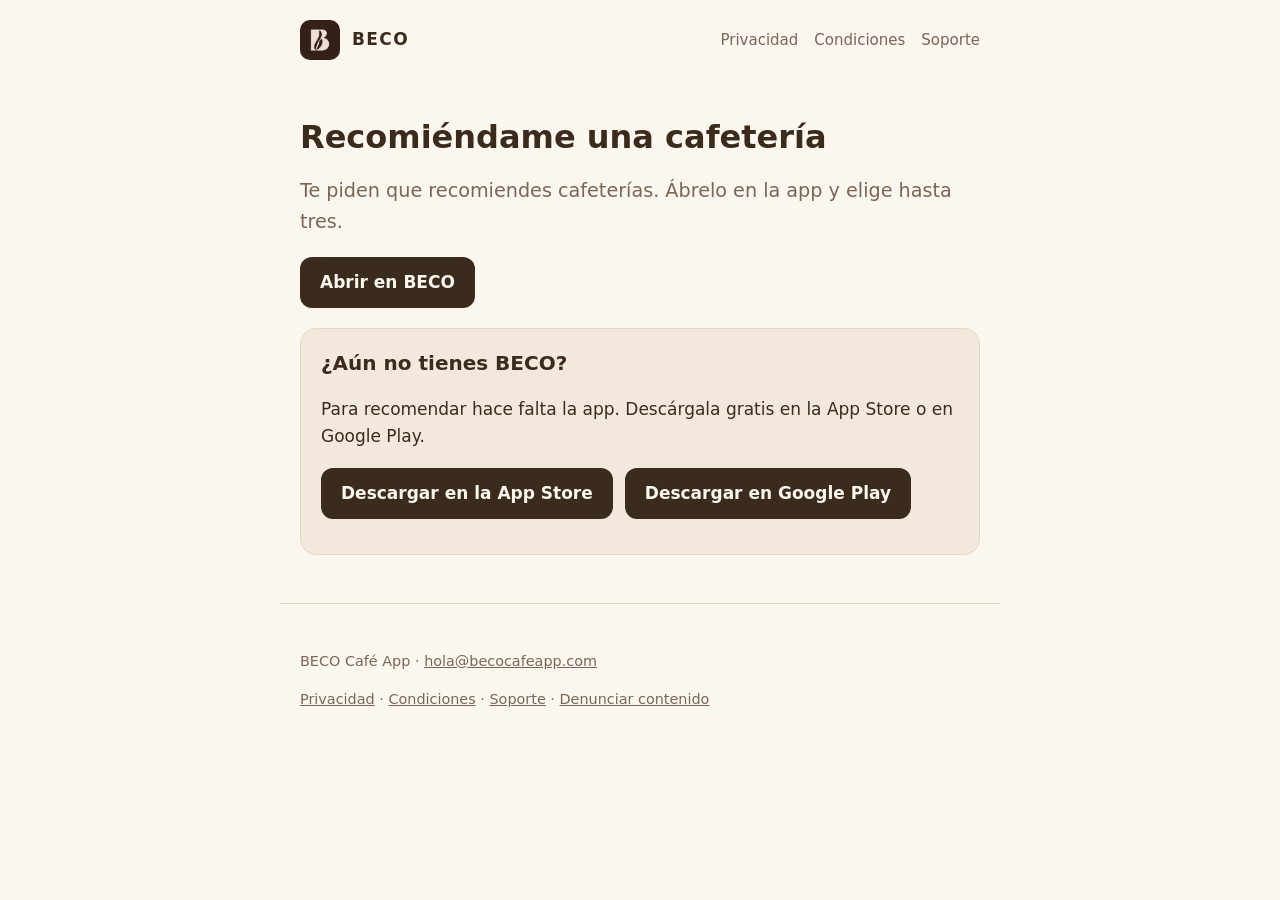
<file: r/index.html>
<!doctype html>
<html lang="es">
<head>
<meta charset="utf-8">
<meta name="viewport" content="width=device-width,initial-scale=1">
<title>Recomiéndame una cafetería · BECO</title>
<meta name="description" content="Recomienda cafeterías en la app BECO.">
<meta name="theme-color" content="#FBF6EE">
<meta name="color-scheme" content="light">
<meta name="robots" content="noindex">
<link rel="icon" href="../favicon.png">
<link rel="apple-touch-icon" href="../logo.png">
<link rel="stylesheet" href="../style.css">
</head>
<body>
<header>
<a class="brand" href="../"><img src="../logo.png" alt="" width="40" height="40"><span>BECO</span></a>
<nav><a href="../privacidad/">Privacidad</a><a href="../condiciones/">Condiciones</a><a href="../soporte/">Soporte</a></nav>
</header>
<main>
<h1>Recomiéndame una cafetería</h1>
<p class="lead">Te piden que recomiendes cafeterías. Ábrelo en la app y elige hasta tres.</p>
<p><a class="button" id="open" href="beco://">Abrir en BECO</a></p>
<div class="card">
<h2>¿Aún no tienes BECO?</h2>
<p>Para recomendar hace falta la app. Descárgala gratis en la App Store o en Google Play.</p>
<p class="stores"><a class="button" href="https://apps.apple.com/es/app/id6826900936">Descargar en la App Store</a><a class="button" href="https://play.google.com/store/apps/details?id=com.becocafeapp.beco">Descargar en Google Play</a></p>
</div>
<script>
(function () {
  var id = (new URLSearchParams(location.search).get('id') || '').toLowerCase();
  if (!/^[0-9a-f]{8}-[0-9a-f]{4}-[0-9a-f]{4}-[0-9a-f]{4}-[0-9a-f]{12}$/.test(id)) return;
  document.getElementById('open').href = 'beco://recommend/' + id;
})();
</script>
</main>
<footer>
<p>BECO Café App · <a href="mailto:hola@becocafeapp.com">hola@becocafeapp.com</a></p>
<p><a href="../privacidad/">Privacidad</a> · <a href="../condiciones/">Condiciones</a> · <a href="../soporte/">Soporte</a> · <a href="../denunciar/">Denunciar contenido</a></p>
</footer>
</body>
</html>
</file>
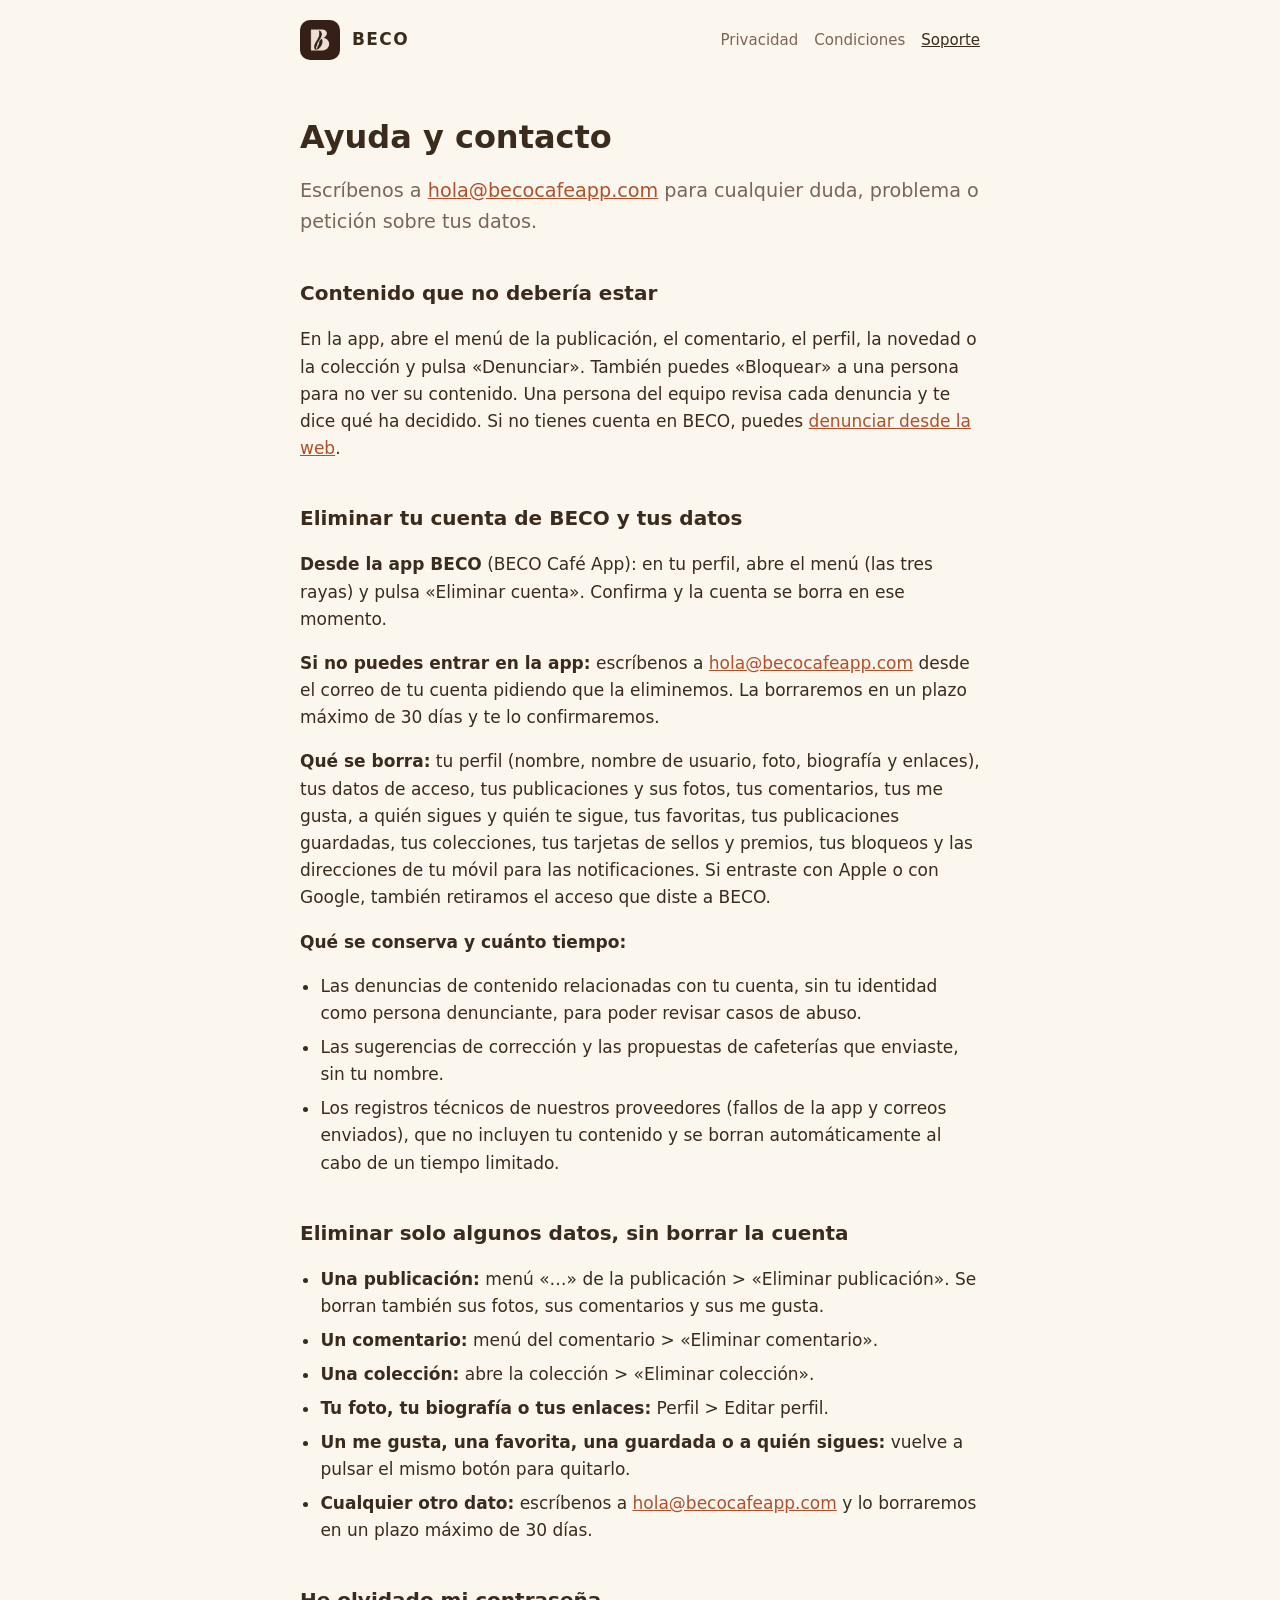
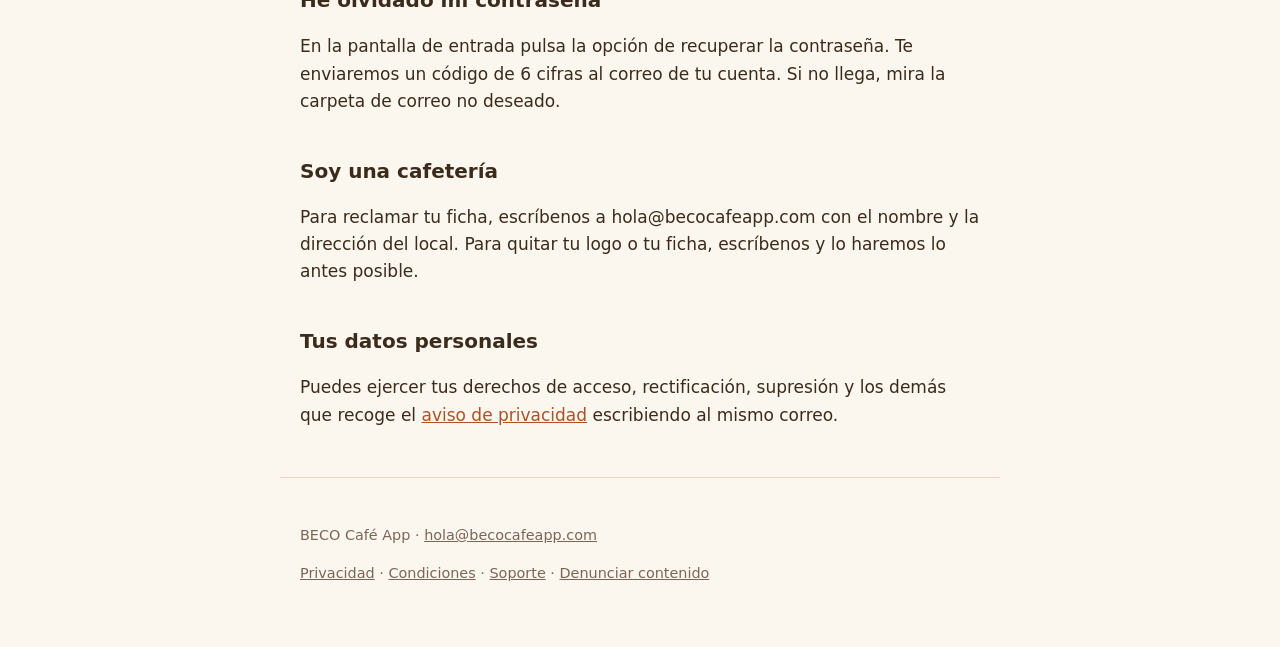
<file: soporte/index.html>
<!doctype html>
<html lang="es">
<head>
<meta charset="utf-8">
<meta name="viewport" content="width=device-width,initial-scale=1">
<title>Ayuda y contacto · BECO</title>
<meta name="description" content="Cómo contactar con BECO, denunciar contenido y borrar tu cuenta.">
<meta name="theme-color" content="#FBF6EE">
<meta name="color-scheme" content="light">
<link rel="icon" href="../favicon.png">
<link rel="apple-touch-icon" href="../logo.png">
<link rel="stylesheet" href="../style.css">
</head>
<body>
<header>
<a class="brand" href="../"><img src="../logo.png" alt="" width="40" height="40"><span>BECO</span></a>
<nav><a href="../privacidad/">Privacidad</a><a href="../condiciones/">Condiciones</a><a href="../soporte/" aria-current="page">Soporte</a></nav>
</header>
<main>
<h1>Ayuda y contacto</h1>
<p class="lead">Escríbenos a <a href="mailto:hola@becocafeapp.com">hola@becocafeapp.com</a> para cualquier duda, problema o petición sobre tus datos.</p>
<h2>Contenido que no debería estar</h2>
<p>En la app, abre el menú de la publicación, el comentario, el perfil, la novedad o la colección y pulsa «Denunciar». También puedes «Bloquear» a una persona para no ver su contenido. Una persona del equipo revisa cada denuncia y te dice qué ha decidido. Si no tienes cuenta en BECO, puedes <a href="../denunciar/">denunciar desde la web</a>.</p>
<h2 id="eliminar-cuenta">Eliminar tu cuenta de BECO y tus datos</h2>
<p><strong>Desde la app BECO</strong> (BECO Café App): en tu perfil, abre el menú (las tres rayas) y pulsa «Eliminar cuenta». Confirma y la cuenta se borra en ese momento.</p>
<p><strong>Si no puedes entrar en la app:</strong> escríbenos a <a href="mailto:hola@becocafeapp.com">hola@becocafeapp.com</a> desde el correo de tu cuenta pidiendo que la eliminemos. La borraremos en un plazo máximo de 30 días y te lo confirmaremos.</p>
<p><strong>Qué se borra:</strong> tu perfil (nombre, nombre de usuario, foto, biografía y enlaces), tus datos de acceso, tus publicaciones y sus fotos, tus comentarios, tus me gusta, a quién sigues y quién te sigue, tus favoritas, tus publicaciones guardadas, tus colecciones, tus tarjetas de sellos y premios, tus bloqueos y las direcciones de tu móvil para las notificaciones. Si entraste con Apple o con Google, también retiramos el acceso que diste a BECO.</p>
<p><strong>Qué se conserva y cuánto tiempo:</strong></p>
<ul>
<li>Las denuncias de contenido relacionadas con tu cuenta, sin tu identidad como persona denunciante, para poder revisar casos de abuso.</li>
<li>Las sugerencias de corrección y las propuestas de cafeterías que enviaste, sin tu nombre.</li>
<li>Los registros técnicos de nuestros proveedores (fallos de la app y correos enviados), que no incluyen tu contenido y se borran automáticamente al cabo de un tiempo limitado.</li>
</ul>
<h2 id="eliminar-datos">Eliminar solo algunos datos, sin borrar la cuenta</h2>
<ul>
<li><strong>Una publicación:</strong> menú «…» de la publicación &gt; «Eliminar publicación». Se borran también sus fotos, sus comentarios y sus me gusta.</li>
<li><strong>Un comentario:</strong> menú del comentario &gt; «Eliminar comentario».</li>
<li><strong>Una colección:</strong> abre la colección &gt; «Eliminar colección».</li>
<li><strong>Tu foto, tu biografía o tus enlaces:</strong> Perfil &gt; Editar perfil.</li>
<li><strong>Un me gusta, una favorita, una guardada o a quién sigues:</strong> vuelve a pulsar el mismo botón para quitarlo.</li>
<li><strong>Cualquier otro dato:</strong> escríbenos a <a href="mailto:hola@becocafeapp.com">hola@becocafeapp.com</a> y lo borraremos en un plazo máximo de 30 días.</li>
</ul>
<h2>He olvidado mi contraseña</h2>
<p>En la pantalla de entrada pulsa la opción de recuperar la contraseña. Te enviaremos un código de 6 cifras al correo de tu cuenta. Si no llega, mira la carpeta de correo no deseado.</p>
<h2>Soy una cafetería</h2>
<p>Para reclamar tu ficha, escríbenos a hola@becocafeapp.com con el nombre y la dirección del local. Para quitar tu logo o tu ficha, escríbenos y lo haremos lo antes posible.</p>
<h2>Tus datos personales</h2>
<p>Puedes ejercer tus derechos de acceso, rectificación, supresión y los demás que recoge el <a href="../privacidad/">aviso de privacidad</a> escribiendo al mismo correo.</p>
</main>
<footer>
<p>BECO Café App · <a href="mailto:hola@becocafeapp.com">hola@becocafeapp.com</a></p>
<p><a href="../privacidad/">Privacidad</a> · <a href="../condiciones/">Condiciones</a> · <a href="../soporte/">Soporte</a> · <a href="../denunciar/">Denunciar contenido</a></p>
</footer>
</body>
</html>
</file>
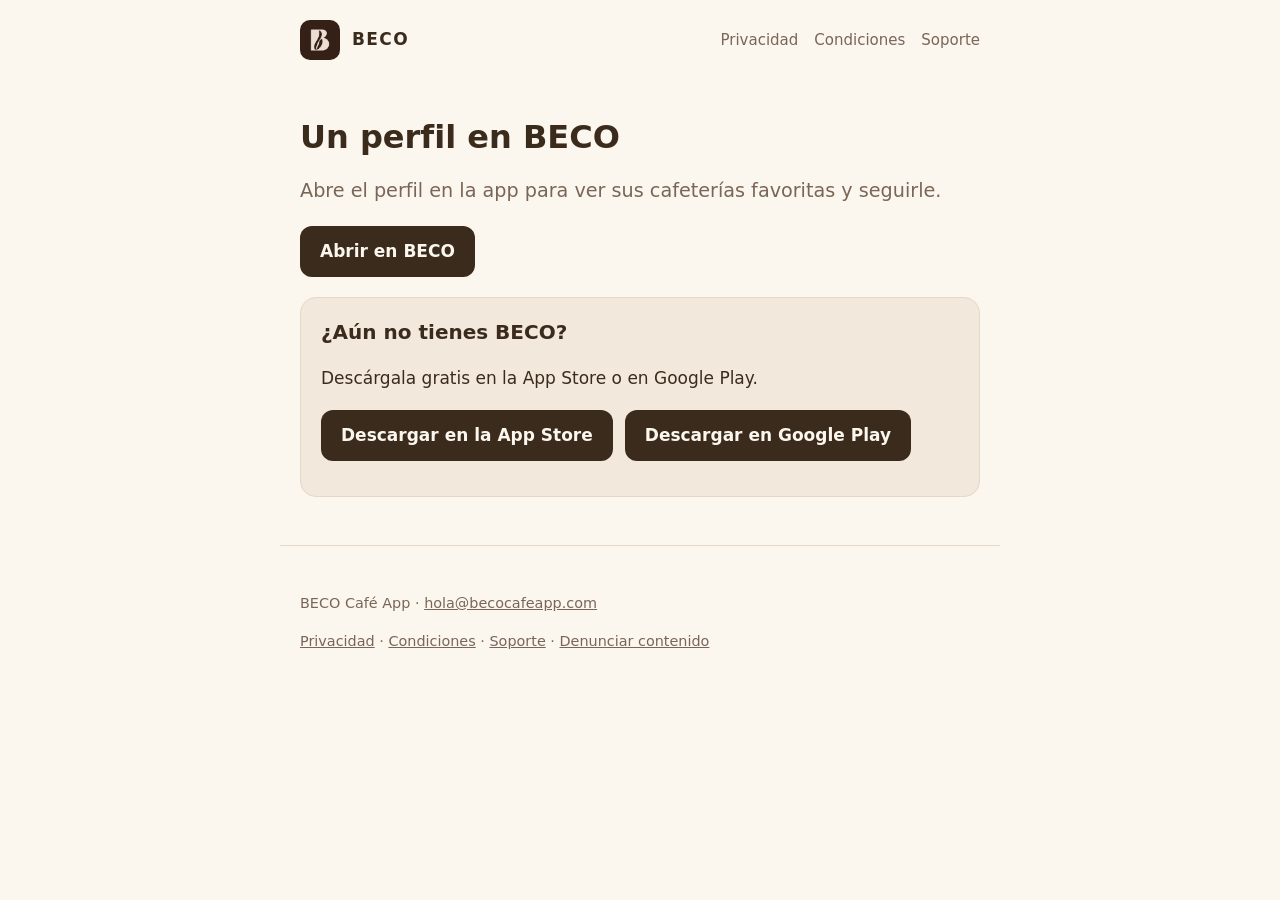
<file: u/index.html>
<!doctype html>
<html lang="es">
<head>
<meta charset="utf-8">
<meta name="viewport" content="width=device-width,initial-scale=1">
<title>Un perfil en BECO</title>
<meta name="description" content="Abre este perfil en la app BECO.">
<meta name="theme-color" content="#FBF6EE">
<meta name="color-scheme" content="light">
<meta name="robots" content="noindex">
<link rel="icon" href="../favicon.png">
<link rel="apple-touch-icon" href="../logo.png">
<link rel="stylesheet" href="../style.css">
</head>
<body>
<header>
<a class="brand" href="../"><img src="../logo.png" alt="" width="40" height="40"><span>BECO</span></a>
<nav><a href="../privacidad/">Privacidad</a><a href="../condiciones/">Condiciones</a><a href="../soporte/">Soporte</a></nav>
</header>
<main>
<h1 id="title">Un perfil en BECO</h1>
<p class="lead">Abre el perfil en la app para ver sus cafeterías favoritas y seguirle.</p>
<p><a class="button" id="open" href="beco://">Abrir en BECO</a></p>
<div class="card">
<h2>¿Aún no tienes BECO?</h2>
<p>Descárgala gratis en la App Store o en Google Play.</p>
<p class="stores"><a class="button" href="https://apps.apple.com/es/app/id6826900936">Descargar en la App Store</a><a class="button" href="https://play.google.com/store/apps/details?id=com.becocafeapp.beco">Descargar en Google Play</a></p>
</div>
<script>
(function () {
  var name = (new URLSearchParams(location.search).get('u') || '').toLowerCase();
  if (!/^[a-z0-9._]{3,24}$/.test(name)) return;
  document.getElementById('title').textContent = '@' + name + ' está en BECO';
  document.title = '@' + name + ' en BECO';
  document.getElementById('open').href = 'beco://u/' + encodeURIComponent(name);
})();
</script>
</main>
<footer>
<p>BECO Café App · <a href="mailto:hola@becocafeapp.com">hola@becocafeapp.com</a></p>
<p><a href="../privacidad/">Privacidad</a> · <a href="../condiciones/">Condiciones</a> · <a href="../soporte/">Soporte</a> · <a href="../denunciar/">Denunciar contenido</a></p>
</footer>
</body>
</html>
</file>
<file: style.css>
:root{color-scheme:light;--bg:#FBF6EE;--card:#F2E9DC;--text:#3B2B1C;--muted:#7A6657;--border:#E5D8C6;--accent:#B0502B;--primary:#3B2B1C;--on-primary:#FBF6EE}
*{box-sizing:border-box}html{-webkit-text-size-adjust:100%}
body{margin:0;background:var(--bg);color:var(--text);font:17px/1.6 system-ui,-apple-system,"Segoe UI",Roboto,sans-serif}
a{color:var(--accent)}
header,main,footer{width:100%;max-width:720px;margin:0 auto;padding-left:20px;padding-right:20px}
header{display:flex;align-items:center;justify-content:space-between;gap:16px;padding-top:20px;padding-bottom:20px}
.brand{display:flex;align-items:center;gap:12px;color:var(--text);text-decoration:none;font-weight:700;letter-spacing:.08em}
.brand img{width:40px;height:40px;border-radius:10px;display:block}
nav{display:flex;gap:16px;flex-wrap:wrap;font-size:15px}
nav a{color:var(--muted);text-decoration:none}nav a:hover,nav a[aria-current]{color:var(--text);text-decoration:underline}
h1{font-size:2rem;line-height:1.2;margin:1.2em 0 .4em}h2{font-size:1.25rem;margin:2em 0 .4em}
.lead{font-size:1.2rem;color:var(--muted)}
.meta{color:var(--muted);font-size:.9rem}
ul{padding-left:1.2em}li{margin:.4em 0}
.card{background:var(--card);border:1px solid var(--border);border-radius:16px;padding:18px 20px;margin:1.2em 0}
.card h2{margin-top:0}
.stores{display:flex;flex-wrap:wrap;gap:12px}
.button{display:inline-block;background:var(--primary);color:var(--on-primary);padding:12px 20px;border-radius:12px;text-decoration:none;font-weight:600}
footer{padding-top:32px;padding-bottom:48px;color:var(--muted);font-size:.9rem;border-top:1px solid var(--border);margin-top:48px}
footer a{color:var(--muted)}
</file>
